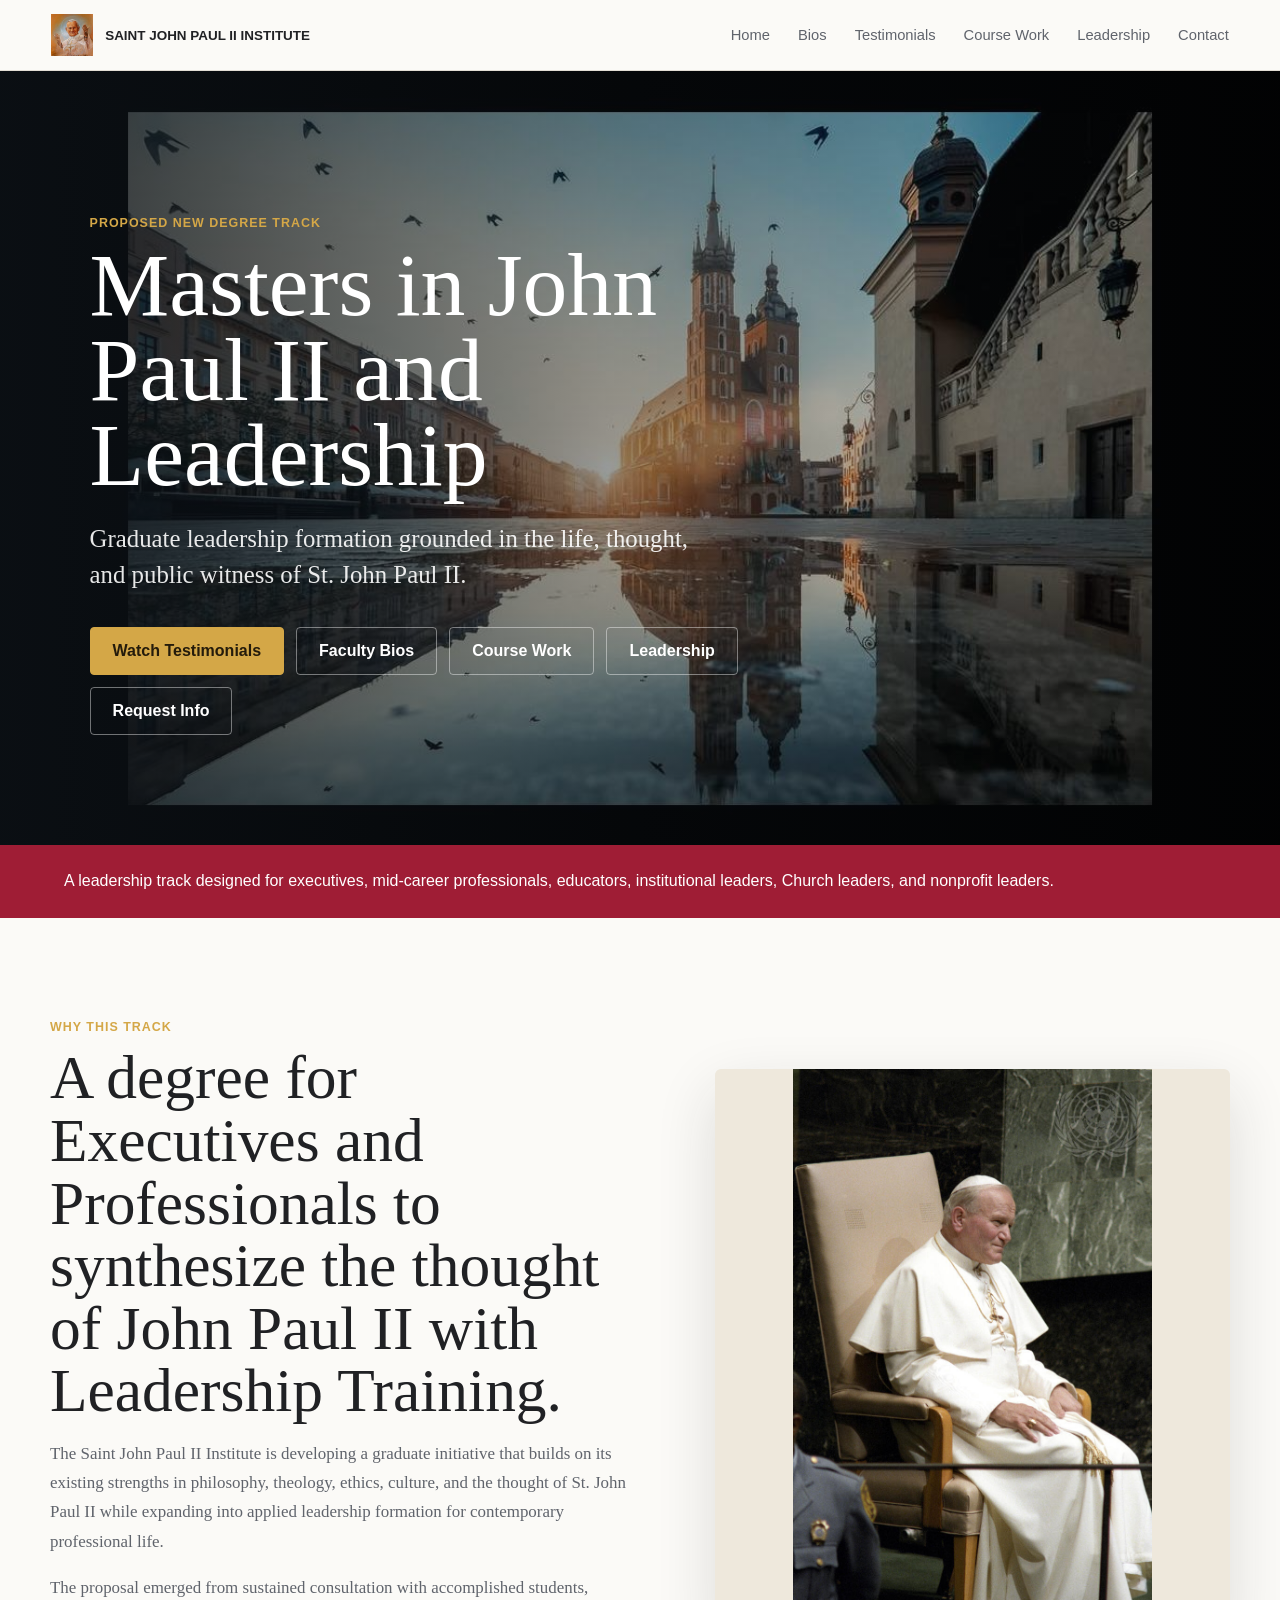
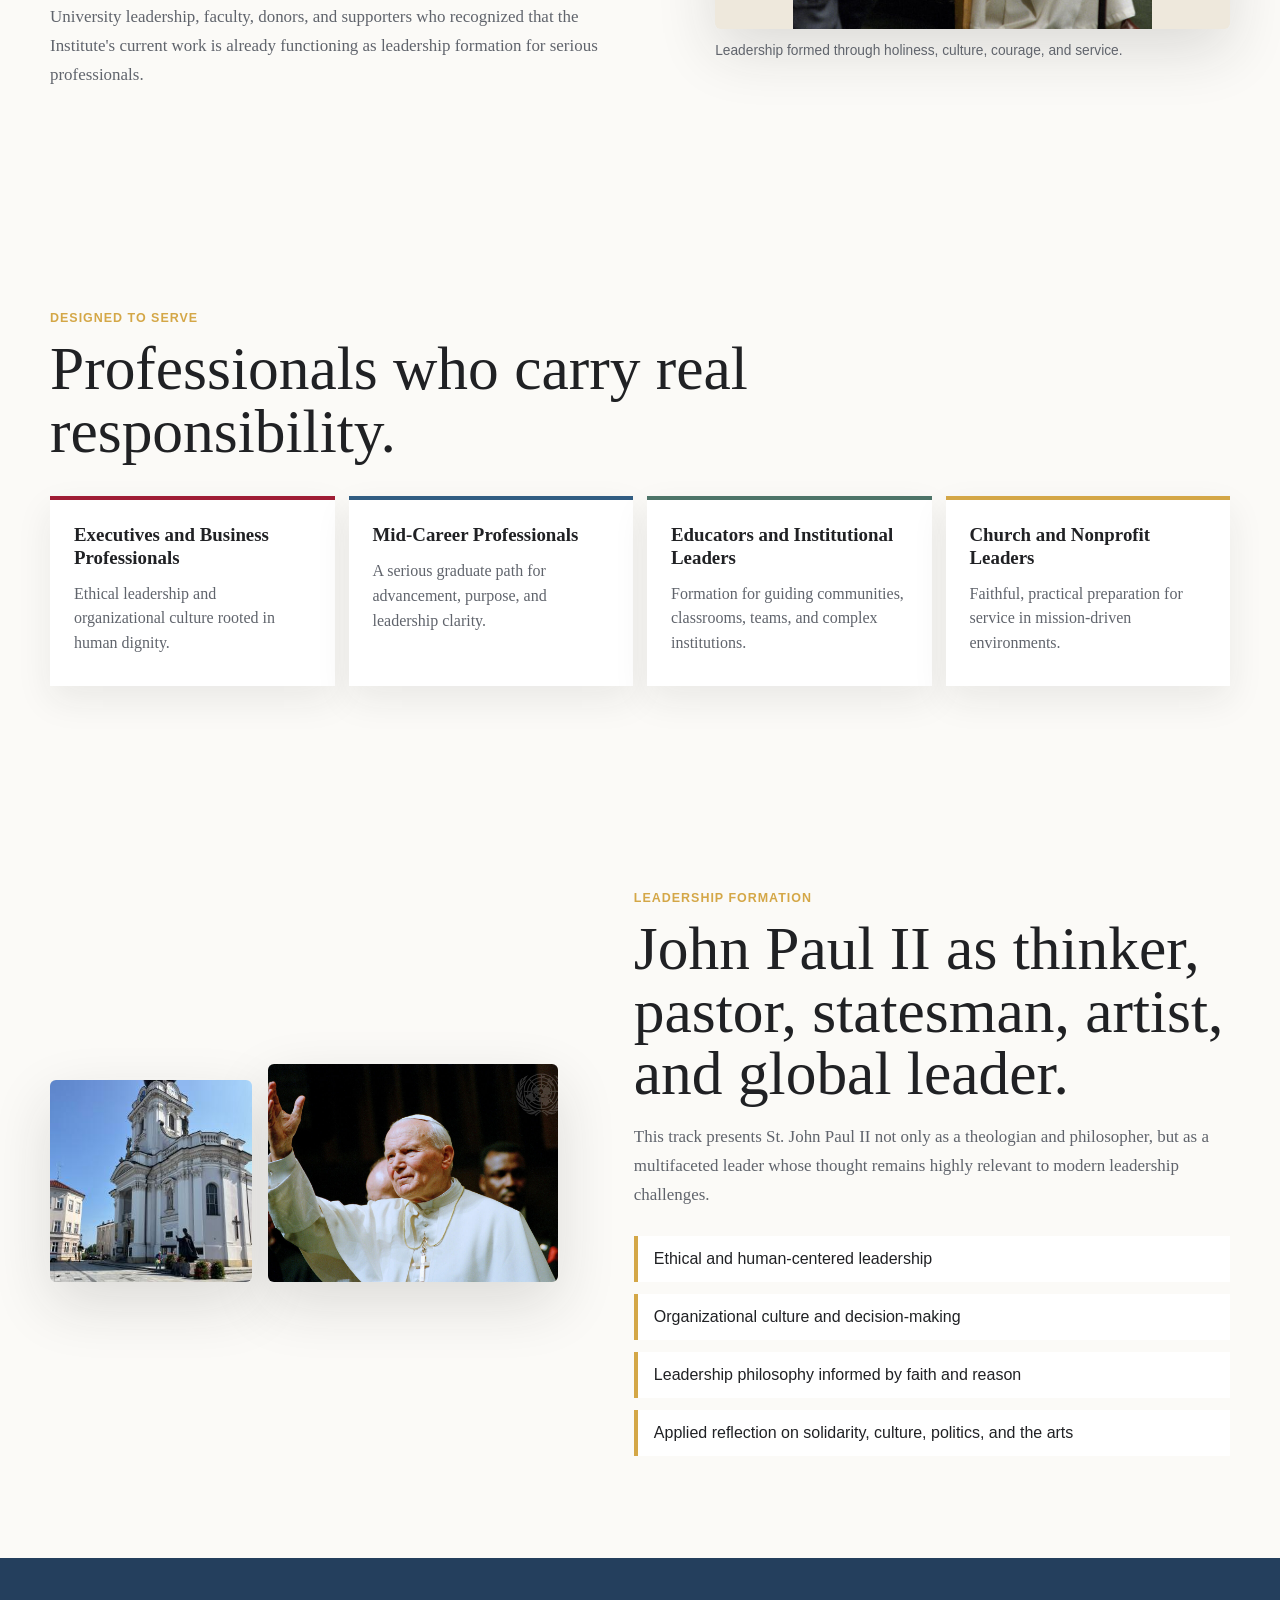
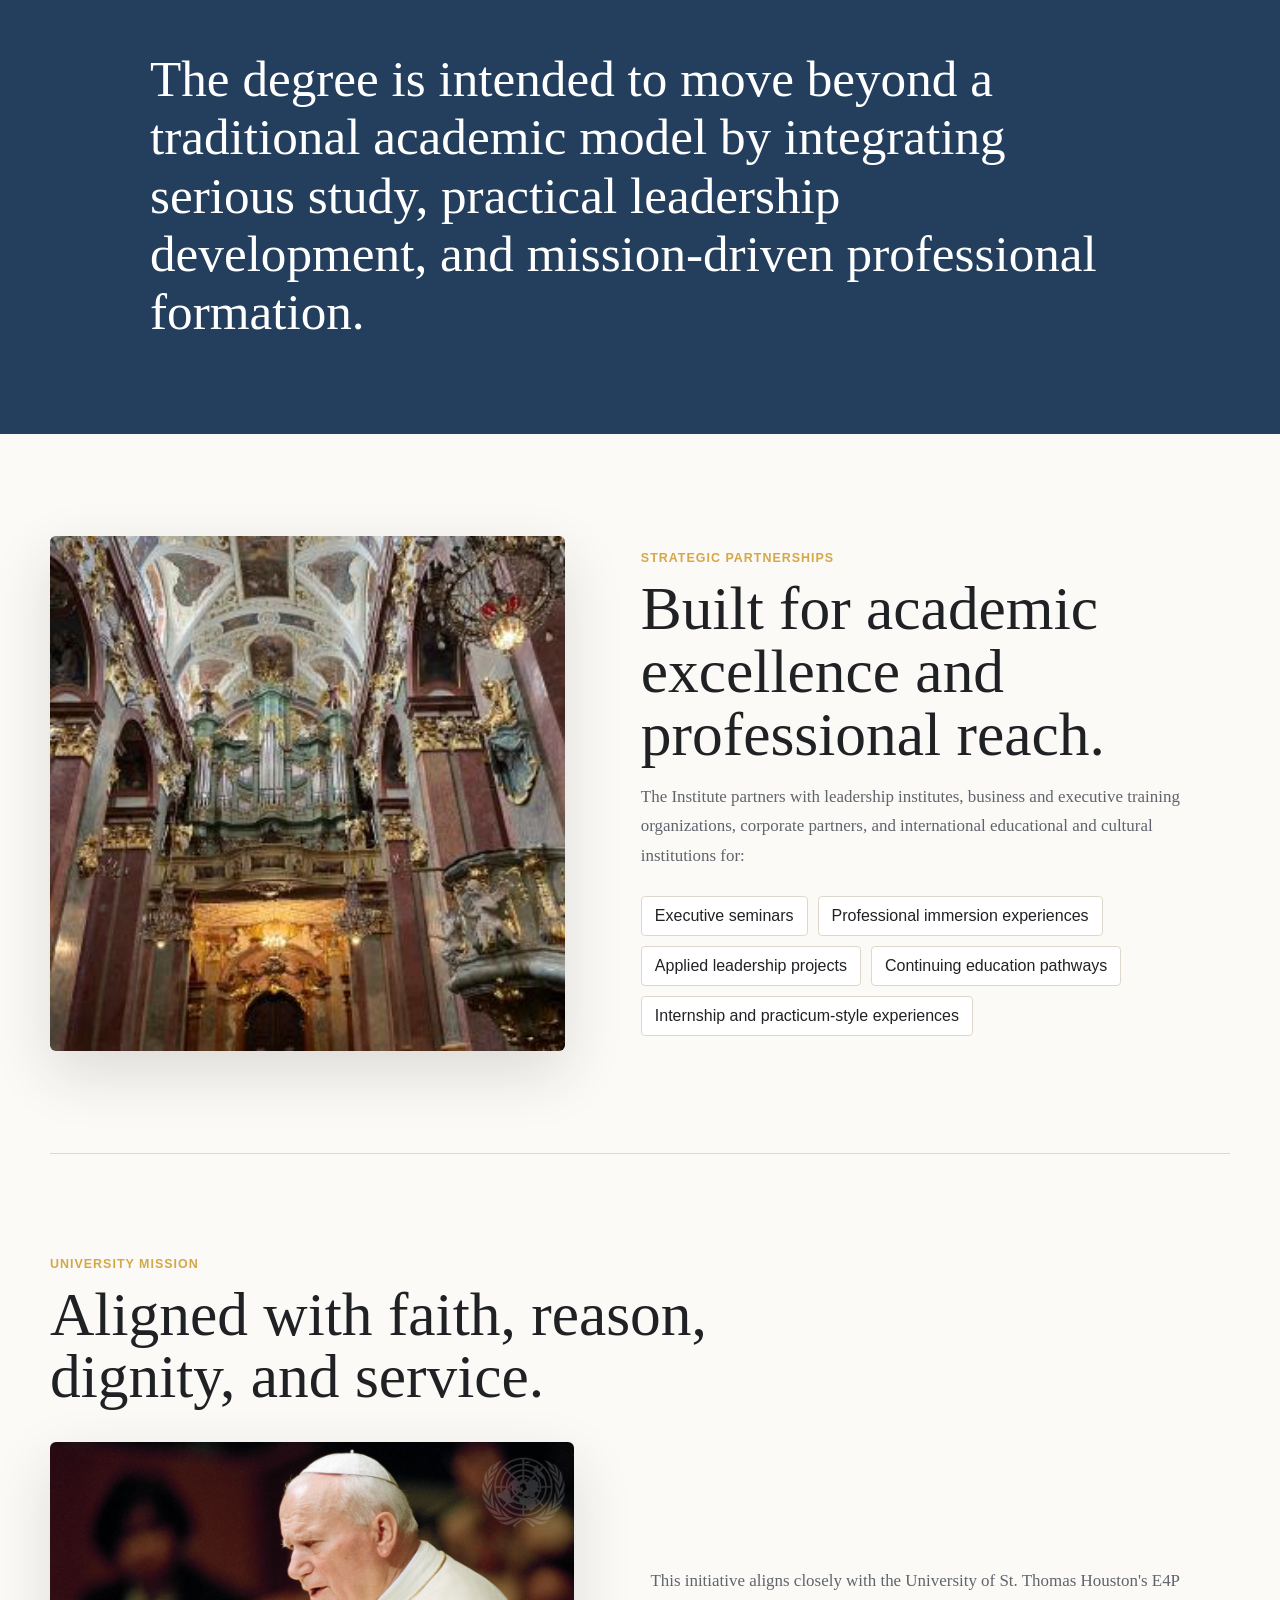
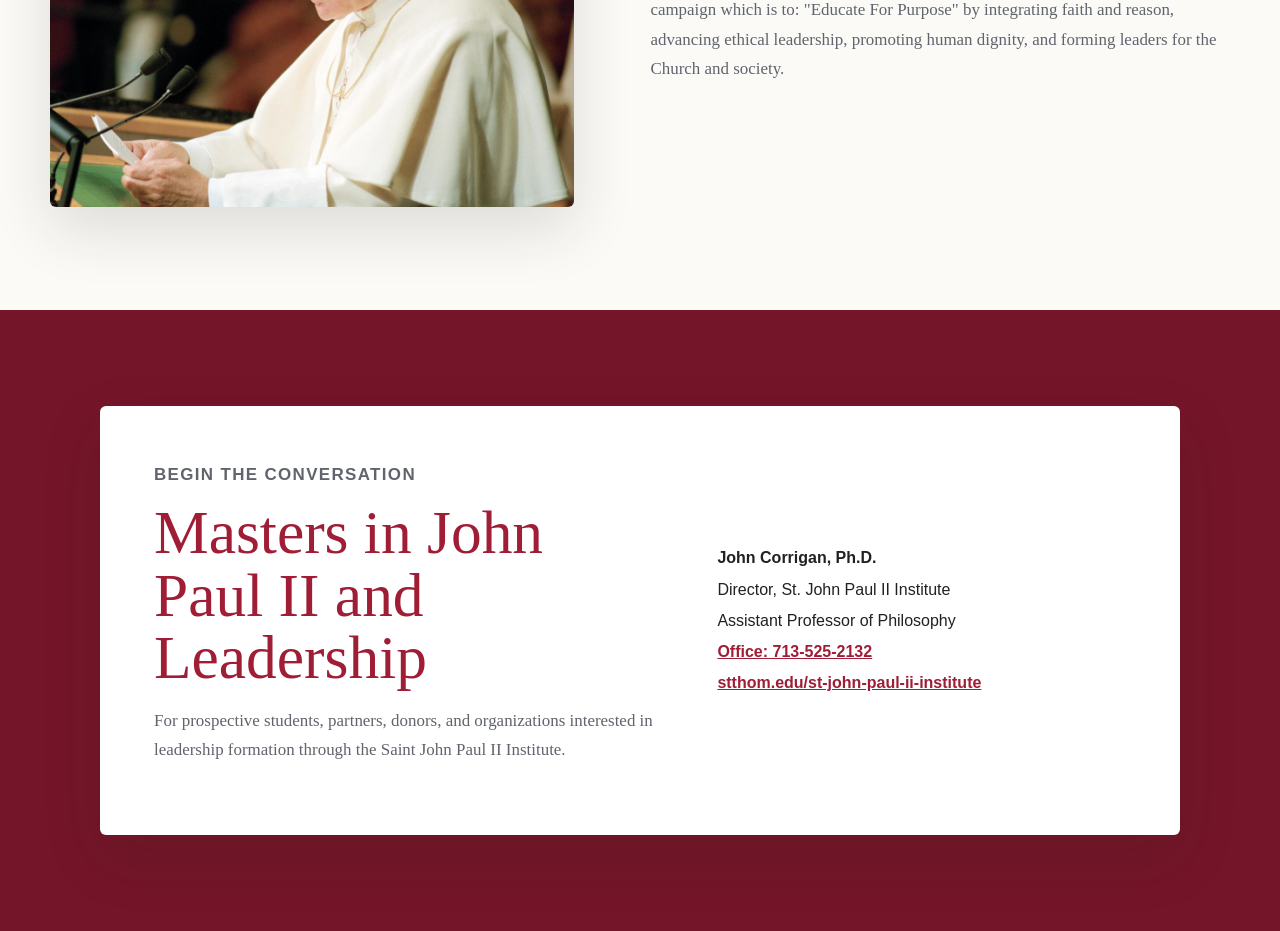
<file: index.html>
<!doctype html>
<html lang="en">
  <head>
    <meta charset="utf-8" />
    <meta name="viewport" content="width=device-width, initial-scale=1" />
    <title>Masters in John Paul II and Leadership</title>
    <meta
      name="description"
      content="A proposed graduate degree track from the Saint John Paul II Institute at the University of St. Thomas Houston, integrating John Paul II studies with ethical leadership formation."
    />
    <link rel="stylesheet" href="styles.css" />
  </head>
  <body>
    <header class="site-header">
      <a class="brand" href="#top" aria-label="Saint John Paul II Institute">
        <img
          src="assets/institute-logo.jpg"
          data-fallback="assets/institute-logo.jpg"
          data-label="Institute Logo"
          alt="University of St. Thomas Saint John Paul II Institute logo"
        />
        <span>Saint John Paul II Institute</span>
      </a>
      <nav aria-label="Primary navigation">
        <a href="index.html">Home</a>
        <a href="bios.html">Bios</a>
        <a href="testimonials.html">Testimonials</a>
        <a href="coursework.html">Course Work</a>
        <a href="leadership.html">Leadership</a>
        <a href="contact.html">Contact</a>
      </nav>
    </header>

    <main id="top">
      <section class="hero">
        <div class="hero-media">
          <img
            src="assets/poland-hero.jpg"
            data-fallback="assets/poland-hero.jpg"
            data-label="Poland"
            alt="Historic church square in Poland at sunrise"
          />
        </div>
        <div class="hero-copy">
          <p class="eyebrow">Proposed New Degree Track</p>
          <h1>Masters in John Paul II and Leadership</h1>
          <p class="lead">
            Graduate leadership formation grounded in the life, thought, and public witness of
            St. John Paul II.
          </p>
          <div class="hero-actions">
            <a class="button primary" href="testimonials.html">Watch Testimonials</a>
            <a class="button secondary" href="bios.html">Faculty Bios</a>
            <a class="button secondary" href="coursework.html">Course Work</a>
            <a class="button secondary" href="leadership.html">Leadership</a>
            <a class="button secondary" href="contact.html">Request Info</a>
          </div>
        </div>
      </section>

      <section class="intro-band" aria-label="Program overview">
        <div>
          <span>
            A leadership track designed for executives, mid-career professionals, educators,
            institutional leaders, Church leaders, and nonprofit leaders.
          </span>
        </div>
      </section>

      

      <section id="vision" class="section split">
        <div class="section-copy">
          <p class="eyebrow">Why This Track</p>
          <h2>A degree for Executives and Professionals to synthesize the thought of John Paul II with Leadership Training.</h2>
          <p>
            The Saint John Paul II Institute is developing a graduate initiative that builds on
            its existing strengths in philosophy, theology, ethics, culture, and the thought of
            St. John Paul II while expanding into applied leadership formation for contemporary
            professional life.
          </p>
          <p>
            The proposal emerged from sustained consultation with accomplished students,
            University leadership, faculty, donors, and supporters who recognized that the
            Institute's current work is already functioning as leadership formation for serious
            professionals.
          </p>
        </div>
        <figure class="portrait-frame">
          <img
            src="assets/sjpii-portrait.jpg"
            data-fallback="assets/sjpii-portrait.jpg"
            data-label="Saint John Paul II"
            alt="Portrait artwork of Saint John Paul II"
          />
          <figcaption>Leadership formed through holiness, culture, courage, and service.</figcaption>
        </figure>
      </section>

      <section class="section audience">
        <div class="section-heading">
          <p class="eyebrow">Designed To Serve</p>
          <h2>Professionals who carry real responsibility.</h2>
        </div>
        <div class="audience-grid">
          <article>
            <h3>Executives and Business Professionals</h3>
            <p>Ethical leadership and organizational culture rooted in human dignity.</p>
          </article>
          <article>
            <h3>Mid-Career Professionals</h3>
            <p>A serious graduate path for advancement, purpose, and leadership clarity.</p>
          </article>
          <article>
            <h3>Educators and Institutional Leaders</h3>
            <p>Formation for guiding communities, classrooms, teams, and complex institutions.</p>
          </article>
          <article>
            <h3>Church and Nonprofit Leaders</h3>
            <p>Faithful, practical preparation for service in mission-driven environments.</p>
          </article>
        </div>
      </section>

      <section id="formation" class="section formation">
        <div class="image-pair" aria-label="Poland and John Paul II imagery">
          <img
            src="assets/childhood-parish-jp2.png"
            data-fallback="assets/childhood-parish-jp2.png"
            data-label="Childhood Parish"
            alt="Childhood parish of John Paul II in Poland"
          />
          <img
            src="assets/jpii-un-3.jpg"
            data-fallback="assets/jpii-un-3.jpg"
            data-label="John Paul II at the United Nations"
            alt="Saint John Paul II greeting leaders at the United Nations"
          />
        </div>
        <div class="section-copy">
          <p class="eyebrow">Leadership Formation</p>
          <h2>John Paul II as thinker, pastor, statesman, artist, and global leader.</h2>
          <p>
            This track presents St. John Paul II not only as a theologian and philosopher, but
            as a multifaceted leader whose thought remains highly relevant to modern leadership
            challenges.
          </p>
          <ul class="check-list">
            <li>Ethical and human-centered leadership</li>
            <li>Organizational culture and decision-making</li>
            <li>Leadership philosophy informed by faith and reason</li>
            <li>Applied reflection on solidarity, culture, politics, and the arts</li>
          </ul>
        </div>
      </section>

      <section class="quote-band">
        <blockquote>
          <p>
            The degree is intended to move beyond a traditional academic model by integrating
            serious study, practical leadership development, and mission-driven professional
            formation.
          </p>
        </blockquote>
      </section>

      <section id="partnerships" class="section split reverse">
        <figure class="landscape-frame">
          <img
            src="assets/magnificent-churches-poland.png"
            data-fallback="assets/magnificent-churches-poland.png"
            data-label="Churches of Poland"
            alt="Ornate church interior in Poland"
          />
        </figure>
        <div class="section-copy">
          <p class="eyebrow">Strategic Partnerships</p>
          <h2>Built for academic excellence and professional reach.</h2>
          <p>
            The Institute partners with leadership institutes, business and executive training organizations, corporate partners, and international educational and cultural institutions for:
          </p>
          <div class="feature-list">
            <span>Executive seminars</span>
            <span>Professional immersion experiences</span>
            <span>Applied leadership projects</span>
            <span>Continuing education pathways</span>
            <span>Internship and practicum-style experiences</span>
          </div>
        </div>
      </section>

      <section class="section mission">
        <div class="section-heading">
          <p class="eyebrow">University Mission</p>
          <h2>Aligned with faith, reason, dignity, and service.</h2>
        </div>
        <div class="mission-layout">
          <img
            src="assets/jpii-un-4.jpg"
            data-fallback="assets/jpii-un-4.jpg"
            data-label="John Paul II Address"
            alt="Saint John Paul II addressing the United Nations"
          />
          <div class="mission-points">
            <p>
              This initiative aligns closely with the University of St. Thomas Houston's E4P campaign which is to: "Educate For Purpose" by integrating faith and reason, advancing ethical leadership, promoting human dignity, and forming leaders for the Church and society.
            </p>
          </div>
        </div>
      </section>

      <section id="apply" class="contact-section">
        <div class="contact-card">
          <div>
            <p class="eyebrow">Begin the Conversation</p>
            <h2>Masters in John Paul II and Leadership</h2>
            <p>
              For prospective students, partners, donors, and organizations interested in
              leadership formation through the Saint John Paul II Institute.
            </p>
          </div>
          <address>
            <strong>John Corrigan, Ph.D.</strong>
            <span>Director, St. John Paul II Institute</span>
            <span>Assistant Professor of Philosophy</span>
            <a href="tel:17135252132">Office: 713-525-2132</a>
            <a href="https://stthom.edu/st-john-paul-ii-institute/">stthom.edu/st-john-paul-ii-institute</a>
          </address>
        </div>
      </section>
    </main>
    <script src="scripts.js" defer></script>
    <script>
      const placeholder = (label) => {
        const svg = `<svg xmlns="http://www.w3.org/2000/svg" viewBox="0 0 1200 760" role="img" aria-label="${label}">
          <rect width="1200" height="760" fill="#eee8dc"/>
          <rect x="52" y="52" width="1096" height="656" fill="none" stroke="#b9ad98" stroke-width="3"/>
          <path d="M70 610 348 344l188 164 132-126 462 228v98H70z" fill="#d8caa9"/>
          <circle cx="902" cy="214" r="88" fill="#d4a747"/>
          <text x="600" y="384" text-anchor="middle" font-family="Georgia, serif" font-size="56" fill="#751529">${label}</text>
        </svg>`;
        return `data:image/svg+xml;charset=UTF-8,${encodeURIComponent(svg)}`;
      };

      document.querySelectorAll("img[data-fallback]").forEach((img) => {
        img.addEventListener("error", () => {
          if (!img.dataset.triedFallback) {
            img.dataset.triedFallback = "true";
            img.src = img.dataset.fallback;
            return;
          }
          img.src = placeholder(img.dataset.label || "Image");
        });
      });
    </script>
  </body>
</html>
</file>
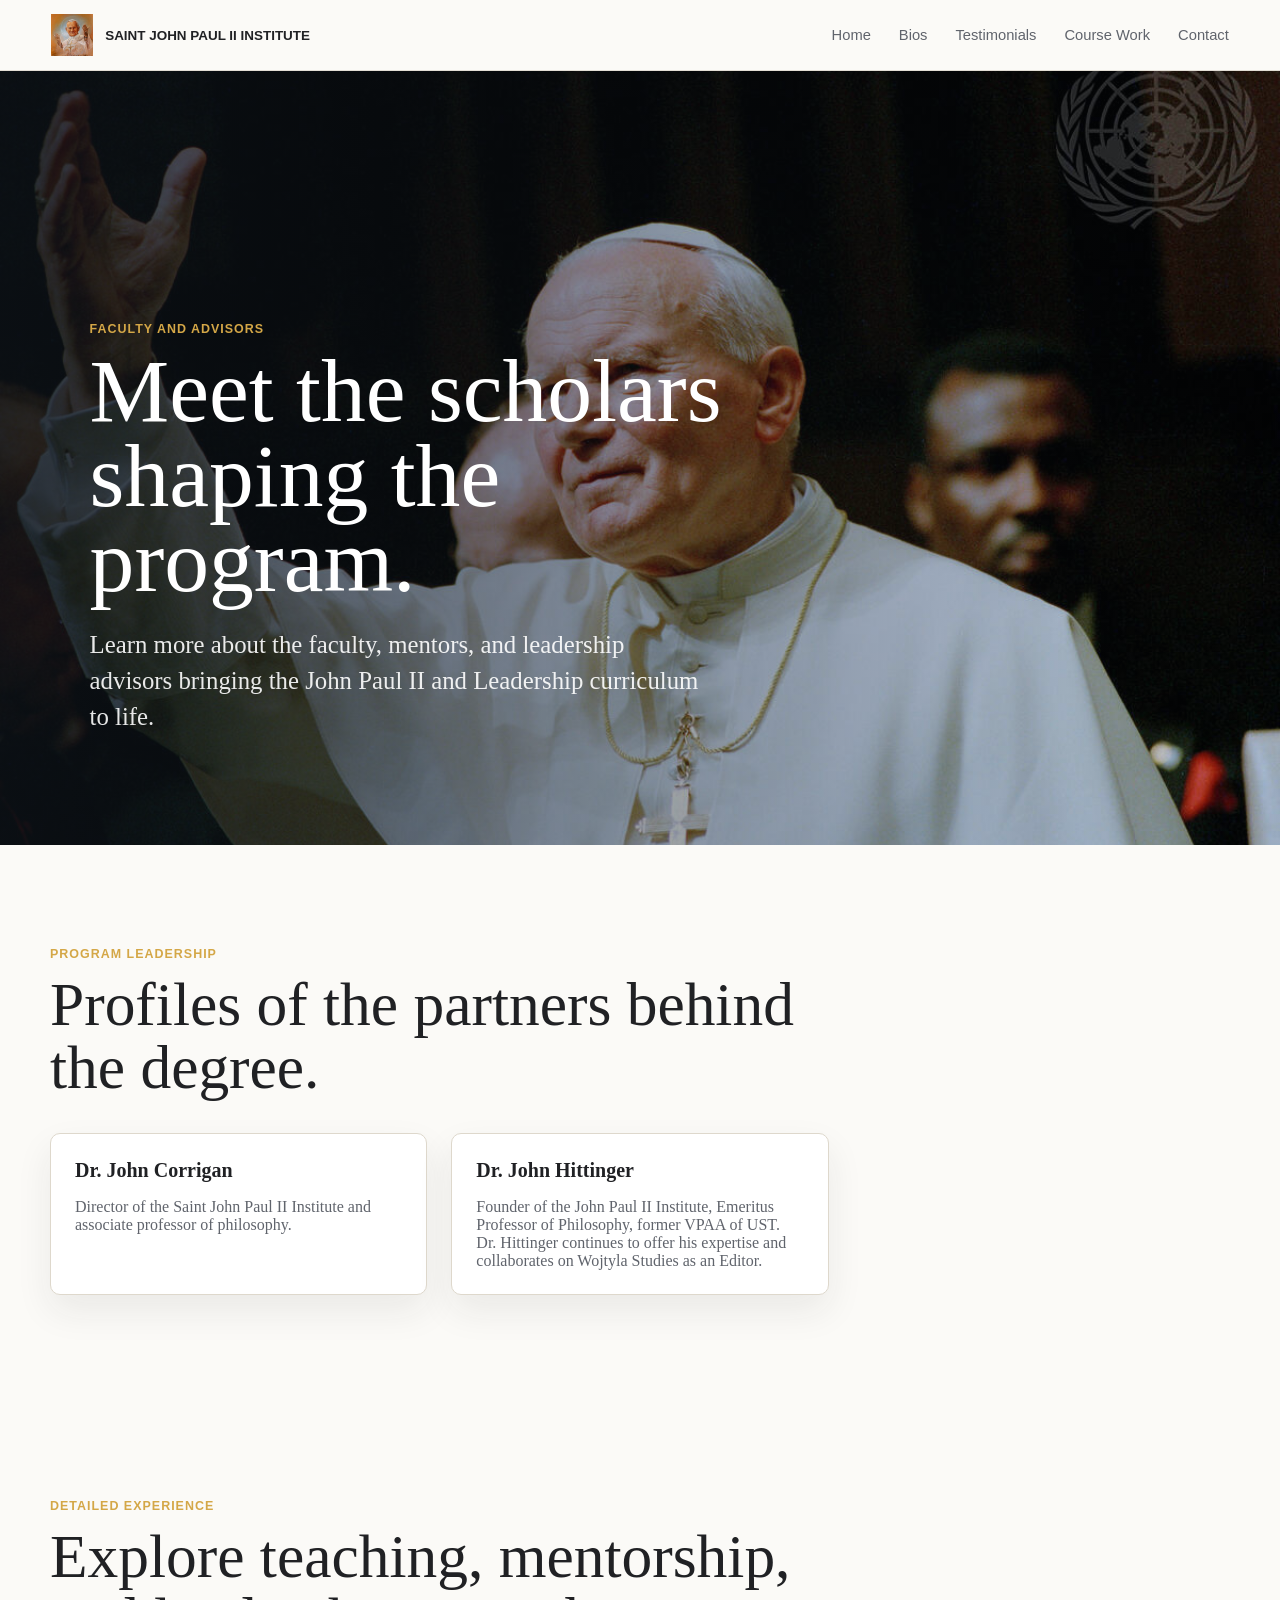
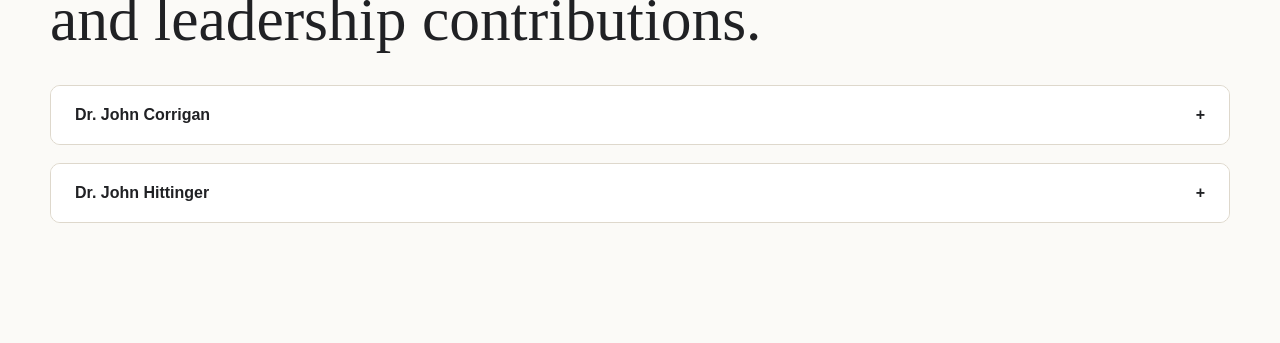
<file: bios.html>
<!doctype html>
<html lang="en">
  <head>
    <meta charset="utf-8" />
    <meta name="viewport" content="width=device-width, initial-scale=1" />
    <title>Faculty Bios | Masters in John Paul II and Leadership</title>
    <meta
      name="description"
      content="Faculty bios and academic leadership profiles for the John Paul II and Leadership track."
    />
    <link rel="stylesheet" href="styles.css" />
  </head>
  <body>
    <header class="site-header">
      <a class="brand" href="index.html" aria-label="Saint John Paul II Institute">
        <img
          src="assets/institute-logo.jpg"
          alt="University of St. Thomas Saint John Paul II Institute logo"
        />
        <span>Saint John Paul II Institute</span>
      </a>
      <nav aria-label="Primary navigation">
        <a href="index.html">Home</a>
        <a href="bios.html">Bios</a>
        <a href="testimonials.html">Testimonials</a>
        <a href="coursework.html">Course Work</a>
        <a href="contact.html">Contact</a>
      </nav>
    </header>

    <main>
      <section class="hero">
        <div class="hero-media">
          <img
            src="assets/jpii-un-3.jpg"
            data-fallback="assets/jpii-un-3.jpg"
            data-label="John Paul II at the United Nations"
            alt="Saint John Paul II greeting leaders at the United Nations"
          />
        </div>
        <div class="hero-copy">
          <p class="eyebrow">Faculty and Advisors</p>
          <h1>Meet the scholars shaping the program.</h1>
          <p class="lead">
            Learn more about the faculty, mentors, and leadership advisors bringing the John Paul II and Leadership curriculum to life.
          </p>
        </div>
      </section>

      <section class="section">
        <div class="section-heading">
          <p class="eyebrow">Program Leadership</p>
          <h2>Profiles of the partners behind the degree.</h2>
        </div>
        <div class="section-grid">
          <article class="card">
            <h3>Dr. John Corrigan</h3>
            <p>Director of the Saint John Paul II Institute and associate professor of philosophy.</p>
          </article>
          <article class="card">
            <h3>Dr. John Hittinger</h3>
            <p>Founder of the John Paul II Institute, Emeritus Professor of Philosophy, former VPAA of UST. Dr. Hittinger continues to offer his expertise and collaborates on Wojtyla Studies as an Editor.</p>
          </article>
        </div>
      </section>

      <section class="section">
        <div class="section-heading">
          <p class="eyebrow">Detailed Experience</p>
          <h2>Explore teaching, mentorship, and leadership contributions.</h2>
        </div>

        <article class="accordion">
          <button class="accordion-toggle" type="button">Dr. John Corrigan</button>
          <div class="accordion-panel">
            <p>
              Dr. Corrigan brings a blend of philosophical training, executive experience. He oversees curriculum development for the leadership track and works closely with faculty and students on final projects and mission-driven strategies.
            </p>
          </div>
        </article>

        <article class="accordion">
          <button class="accordion-toggle" type="button">Dr. John Hittinger</button>
          <div class="accordion-panel">
            <p>
              Founder of the John Paul II Institute, Emeritus Professor of Philosophy, and former VPAA of UST. Dr. Hittinger continues to offer his expertise and collaborates on the journal Wojtyla Studies as an Editor. He brings invaluable teaching experience and institutional knowledge to the program.
            </p>
          </div>
        </article>
      </section>
    </main>

    <script src="scripts.js" defer></script>
  </body>
</html>
</file>
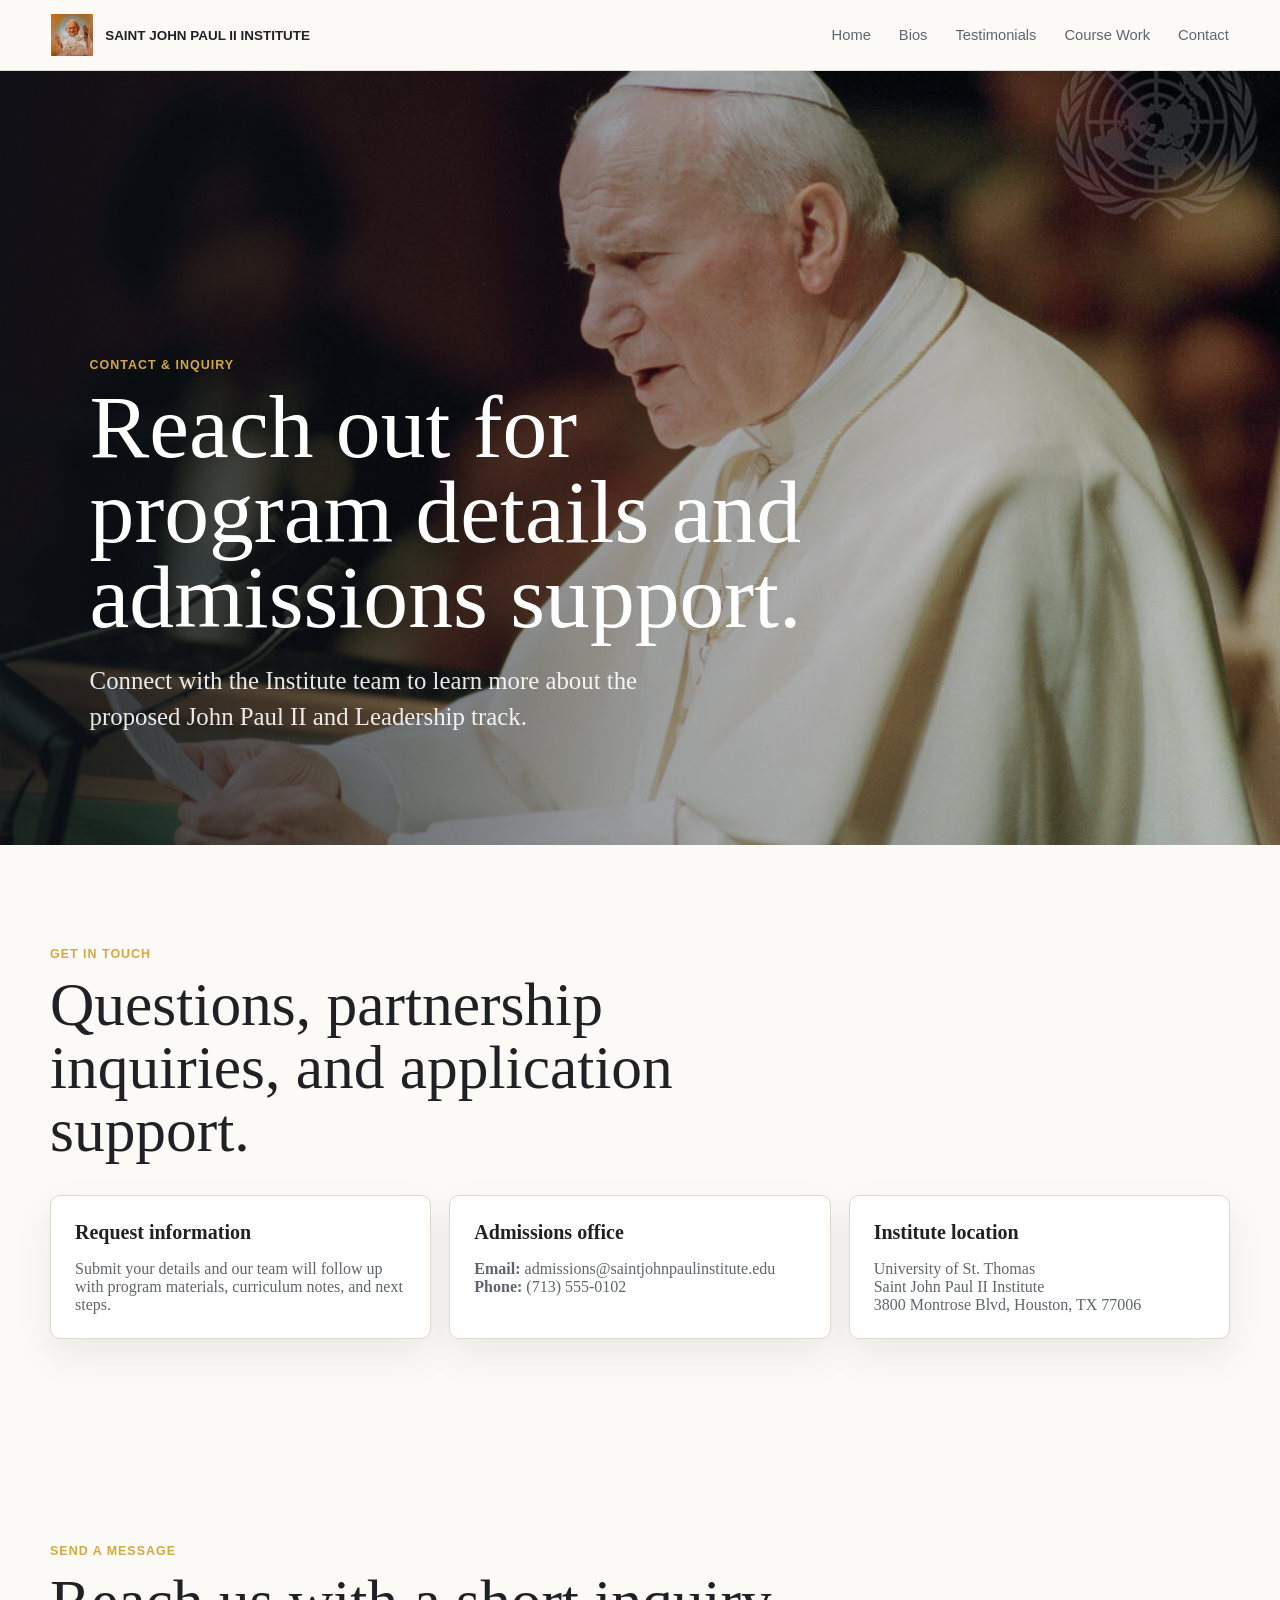
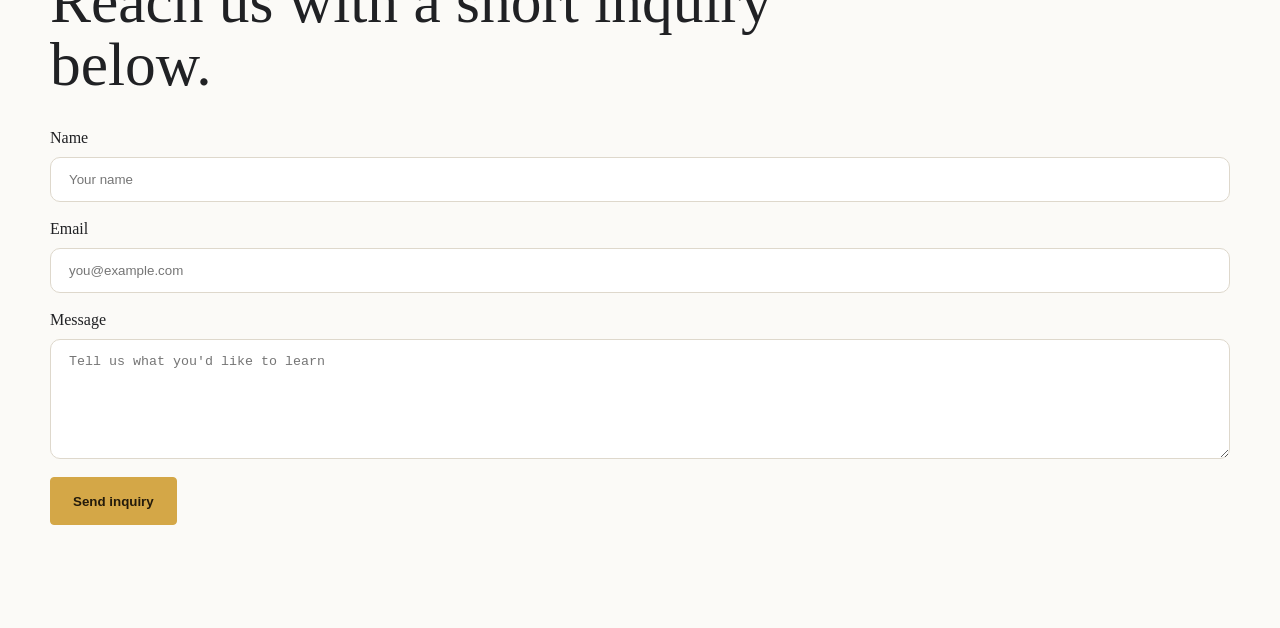
<file: contact.html>
<!doctype html>
<html lang="en">
  <head>
    <meta charset="utf-8" />
    <meta name="viewport" content="width=device-width, initial-scale=1" />
    <title>Contact | Masters in John Paul II and Leadership</title>
    <meta
      name="description"
      content="Contact information and inquiry form for the John Paul II and Leadership program proposal."
    />
    <link rel="stylesheet" href="styles.css" />
  </head>
  <body>
    <header class="site-header">
      <a class="brand" href="index.html" aria-label="Saint John Paul II Institute">
        <img
          src="assets/institute-logo.jpg"
          alt="University of St. Thomas Saint John Paul II Institute logo"
        />
        <span>Saint John Paul II Institute</span>
      </a>
      <nav aria-label="Primary navigation">
        <a href="index.html">Home</a>
        <a href="bios.html">Bios</a>
        <a href="testimonials.html">Testimonials</a>
        <a href="coursework.html">Course Work</a>
        <a href="contact.html">Contact</a>
      </nav>
    </header>

    <main>
      <section class="hero">
        <div class="hero-media">
          <img
            src="assets/jpii-un-4.jpg"
            data-fallback="assets/jpii-un-4.jpg"
            data-label="Campus conversation"
            alt="Group discussion on campus with leadership focus"
          />
        </div>
        <div class="hero-copy">
          <p class="eyebrow">Contact & Inquiry</p>
          <h1>Reach out for program details and admissions support.</h1>
          <p class="lead">
            Connect with the Institute team to learn more about the proposed John Paul II and Leadership track.
          </p>
        </div>
      </section>

      <section class="section">
        <div class="section-heading">
          <p class="eyebrow">Get in Touch</p>
          <h2>Questions, partnership inquiries, and application support.</h2>
        </div>
        <div class="section-grid contact-grid">
          <article class="card">
            <h3>Request information</h3>
            <p>
              Submit your details and our team will follow up with program materials, curriculum notes, and next steps.
            </p>
          </article>
          <article class="card">
            <h3>Admissions office</h3>
            <p>
              <strong>Email:</strong> admissions@saintjohnpaulinstitute.edu<br />
              <strong>Phone:</strong> (713) 555-0102
            </p>
          </article>
          <article class="card">
            <h3>Institute location</h3>
            <p>
              University of St. Thomas<br />
              Saint John Paul II Institute<br />
              3800 Montrose Blvd, Houston, TX 77006
            </p>
          </article>
        </div>
      </section>

      <section class="section">
        <div class="section-heading">
          <p class="eyebrow">Send a message</p>
          <h2>Reach us with a short inquiry below.</h2>
        </div>
        <form class="contact-form">
          <label>
            Name
            <input type="text" placeholder="Your name" />
          </label>
          <label>
            Email
            <input type="email" placeholder="you@example.com" />
          </label>
          <label>
            Message
            <textarea rows="6" placeholder="Tell us what you'd like to learn"></textarea>
          </label>
          <button class="button primary" type="submit">Send inquiry</button>
        </form>
      </section>
    </main>

    <script src="scripts.js" defer></script>
  </body>
</html>
</file>
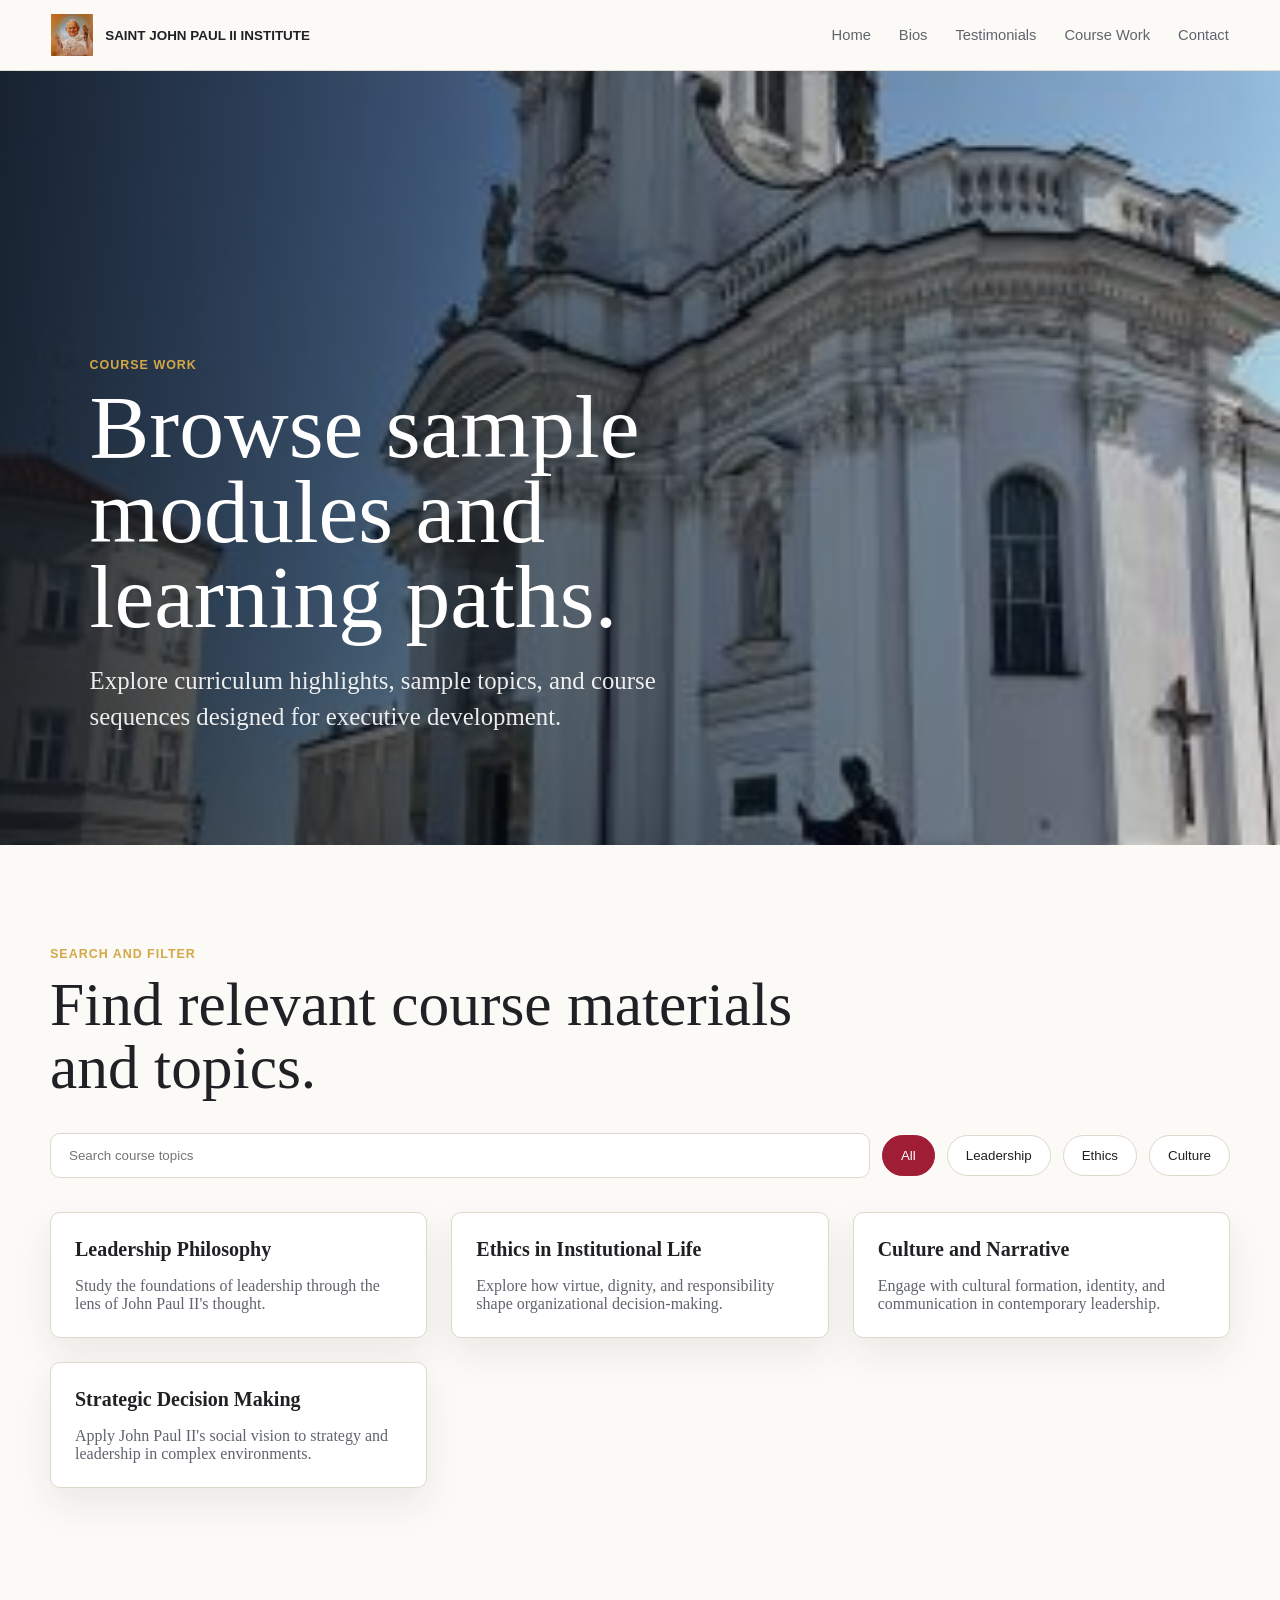
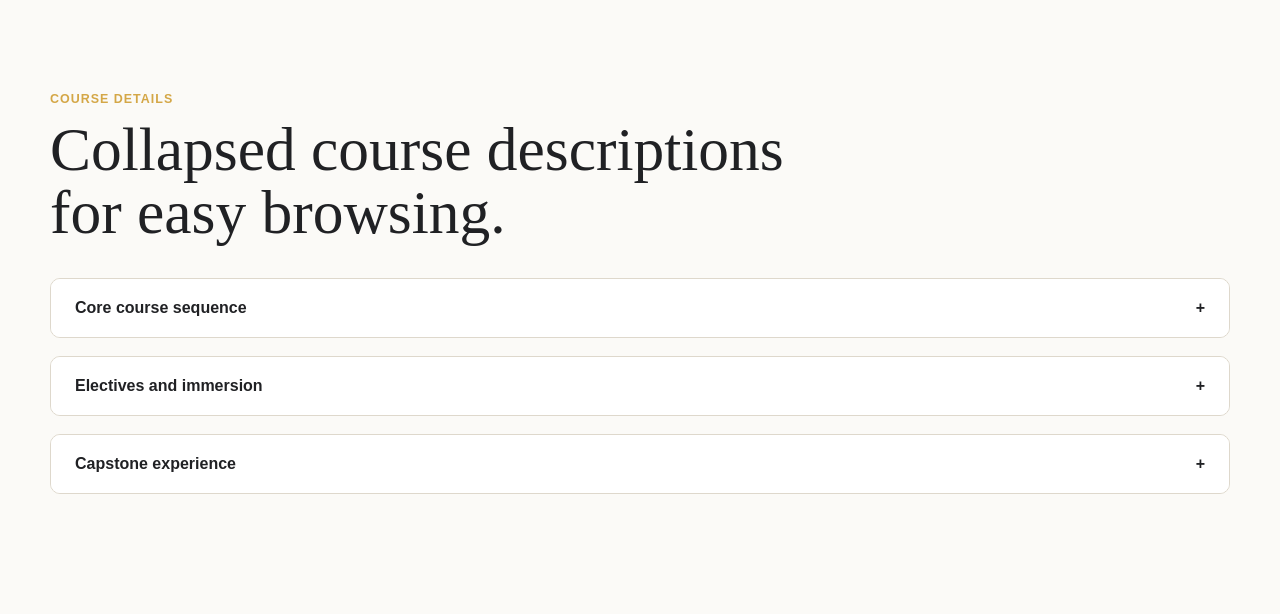
<file: coursework.html>
<!doctype html>
<html lang="en">
  <head>
    <meta charset="utf-8" />
    <meta name="viewport" content="width=device-width, initial-scale=1" />
    <title>Course Work | Masters in John Paul II and Leadership</title>
    <meta
      name="description"
      content="Course work samples, filters, and curriculum details for the John Paul II and Leadership track."
    />
    <link rel="stylesheet" href="styles.css" />
  </head>
  <body>
    <header class="site-header">
      <a class="brand" href="index.html" aria-label="Saint John Paul II Institute">
        <img
          src="assets/institute-logo.jpg"
          alt="University of St. Thomas Saint John Paul II Institute logo"
        />
        <span>Saint John Paul II Institute</span>
      </a>
      <nav aria-label="Primary navigation">
        <a href="index.html">Home</a>
        <a href="bios.html">Bios</a>
        <a href="testimonials.html">Testimonials</a>
        <a href="coursework.html">Course Work</a>
        <a href="contact.html">Contact</a>
      </nav>
    </header>

    <main>
      <section class="hero">
        <div class="hero-media">
          <img
            src="assets/childhood-parish-jp2.png"
            data-fallback="assets/childhood-parish-jp2.png"
            data-label="Childhood parish"
            alt="Childhood parish of John Paul II in Poland"
          />
        </div>
        <div class="hero-copy">
          <p class="eyebrow">Course Work</p>
          <h1>Browse sample modules and learning paths.</h1>
          <p class="lead">
            Explore curriculum highlights, sample topics, and course sequences designed for executive development.
          </p>
        </div>
      </section>

      <section class="section">
        <div class="section-heading">
          <p class="eyebrow">Search and Filter</p>
          <h2>Find relevant course materials and topics.</h2>
        </div>
        <div class="filter-toolbar">
          <input id="course-filter" type="search" placeholder="Search course topics" />
          <button class="category-btn active" type="button" data-filter="all">All</button>
          <button class="category-btn" type="button" data-filter="leadership">Leadership</button>
          <button class="category-btn" type="button" data-filter="ethics">Ethics</button>
          <button class="category-btn" type="button" data-filter="culture">Culture</button>
        </div>

        <div class="section-grid course-grid">
          <article class="card course-card" data-category="leadership">
            <h3>Leadership Philosophy</h3>
            <p>Study the foundations of leadership through the lens of John Paul II's thought.</p>
          </article>
          <article class="card course-card" data-category="ethics">
            <h3>Ethics in Institutional Life</h3>
            <p>Explore how virtue, dignity, and responsibility shape organizational decision-making.</p>
          </article>
          <article class="card course-card" data-category="culture">
            <h3>Culture and Narrative</h3>
            <p>Engage with cultural formation, identity, and communication in contemporary leadership.</p>
          </article>
          <article class="card course-card" data-category="leadership">
            <h3>Strategic Decision Making</h3>
            <p>Apply John Paul II's social vision to strategy and leadership in complex environments.</p>
          </article>
        </div>
      </section>

      <section class="section">
        <div class="section-heading">
          <p class="eyebrow">Course Details</p>
          <h2>Collapsed course descriptions for easy browsing.</h2>
        </div>

        <article class="accordion">
          <button class="accordion-toggle" type="button">Core course sequence</button>
          <div class="accordion-panel">
            <p>
              A structured path of four core courses covering leadership theory, ethical practice, cultural formation, and mission-driven strategy.
            </p>
          </div>
        </article>

        <article class="accordion">
          <button class="accordion-toggle" type="button">Electives and immersion</button>
          <div class="accordion-panel">
            <p>
              Elective modules include executive seminars, ethics labs, cultural immersion experiences, and project-based leadership practice.
            </p>
          </div>
        </article>

        <article class="accordion">
          <button class="accordion-toggle" type="button">Capstone experience</button>
          <div class="accordion-panel">
            <p>
              The capstone integrates course work with a professional leadership project, case portfolio, or applied narrative study.
            </p>
          </div>
        </article>
      </section>
    </main>

    <script src="scripts.js" defer></script>
  </body>
</html>
</file>
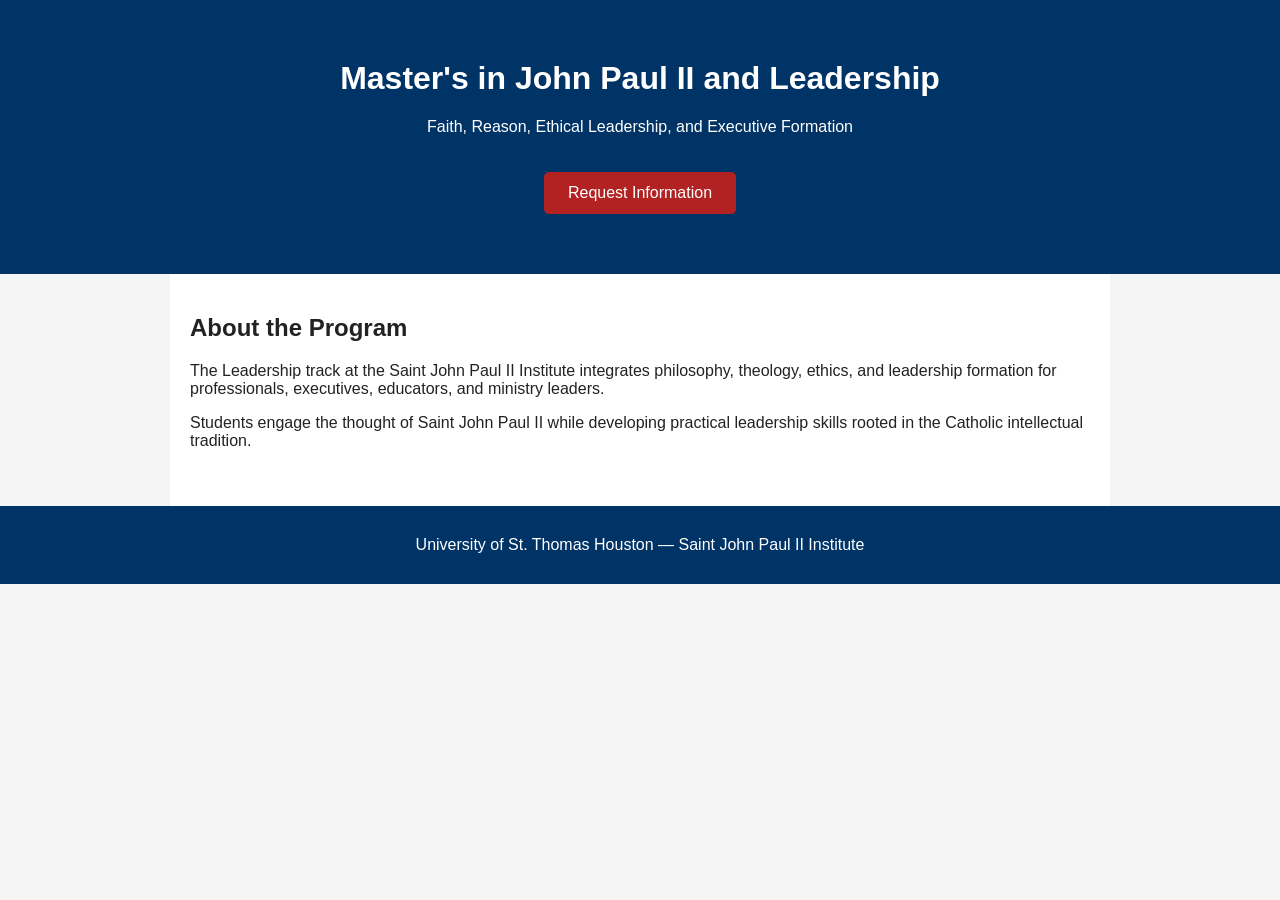
<file: index.backup.html>
<!DOCTYPE html>
<html lang="en">
<head>
    <meta charset="UTF-8">
    <meta name="viewport" content="width=device-width, initial-scale=1.0">
    <title>Leadership MA Landing Page</title>

    <style>
        body {
            font-family: Arial, sans-serif;
            margin: 0;
            padding: 0;
            background-color: #f5f5f5;
            color: #222;
        }

        header {
            background-color: #003366;
            color: white;
            padding: 60px 20px;
            text-align: center;
        }

        section {
            max-width: 900px;
            margin: auto;
            padding: 40px 20px;
            background-color: white;
        }

        h1, h2 {
            margin-top: 0;
        }

        .button {
            display: inline-block;
            background-color: #b22222;
            color: white;
            padding: 12px 24px;
            text-decoration: none;
            border-radius: 5px;
            margin-top: 20px;
        }

        footer {
            text-align: center;
            padding: 30px;
            background-color: #003366;
            color: white;
        }
    </style>
</head>

<body>

<header>
    <h1>Master's in John Paul II and Leadership</h1>
    <p>Faith, Reason, Ethical Leadership, and Executive Formation</p>

    <a class="button" href="#">
        Request Information
    </a>
</header>

<section>
    <h2>About the Program</h2>

    <p>
        The Leadership track at the Saint John Paul II Institute
        integrates philosophy, theology, ethics, and leadership
        formation for professionals, executives, educators, and
        ministry leaders.
    </p>

    <p>
        Students engage the thought of Saint John Paul II while
        developing practical leadership skills rooted in the
        Catholic intellectual tradition.
    </p>
</section>

<footer>
    University of St. Thomas Houston — Saint John Paul II Institute
</footer>

</body>
</html>
</file>
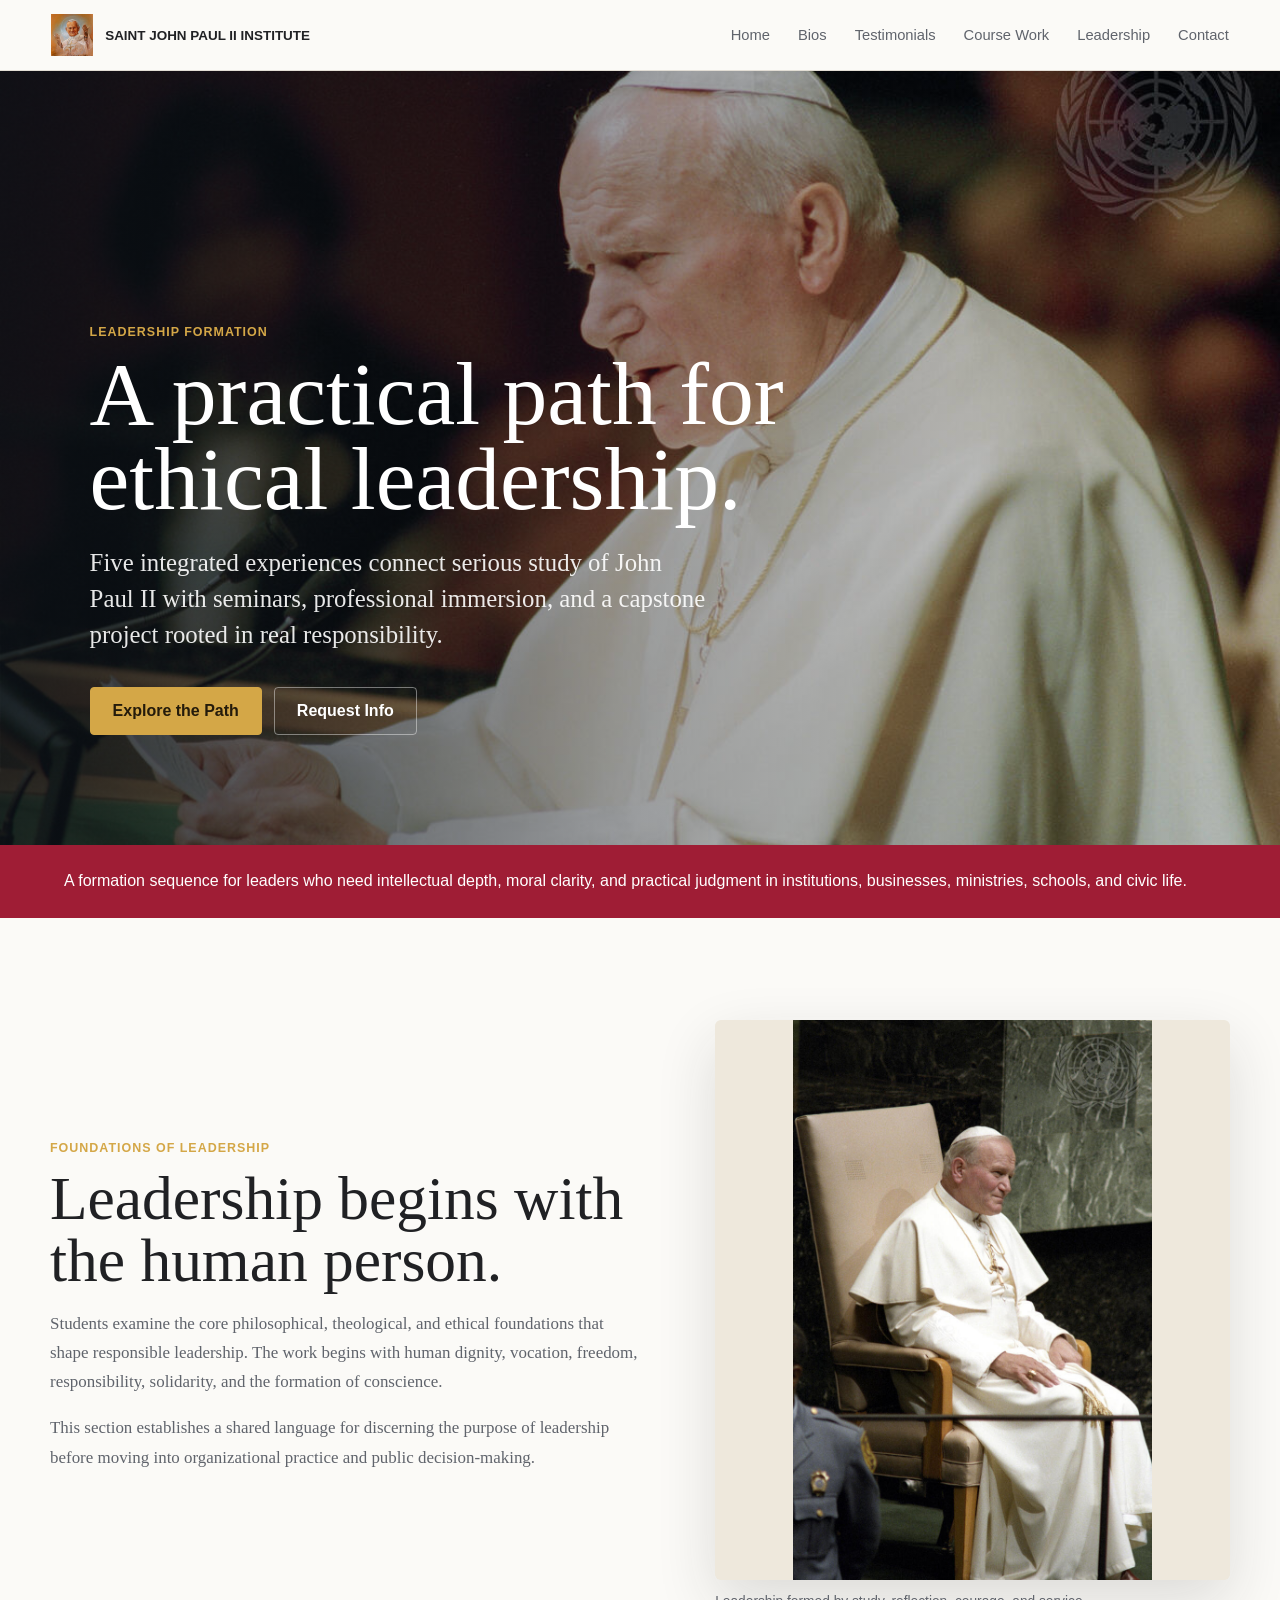
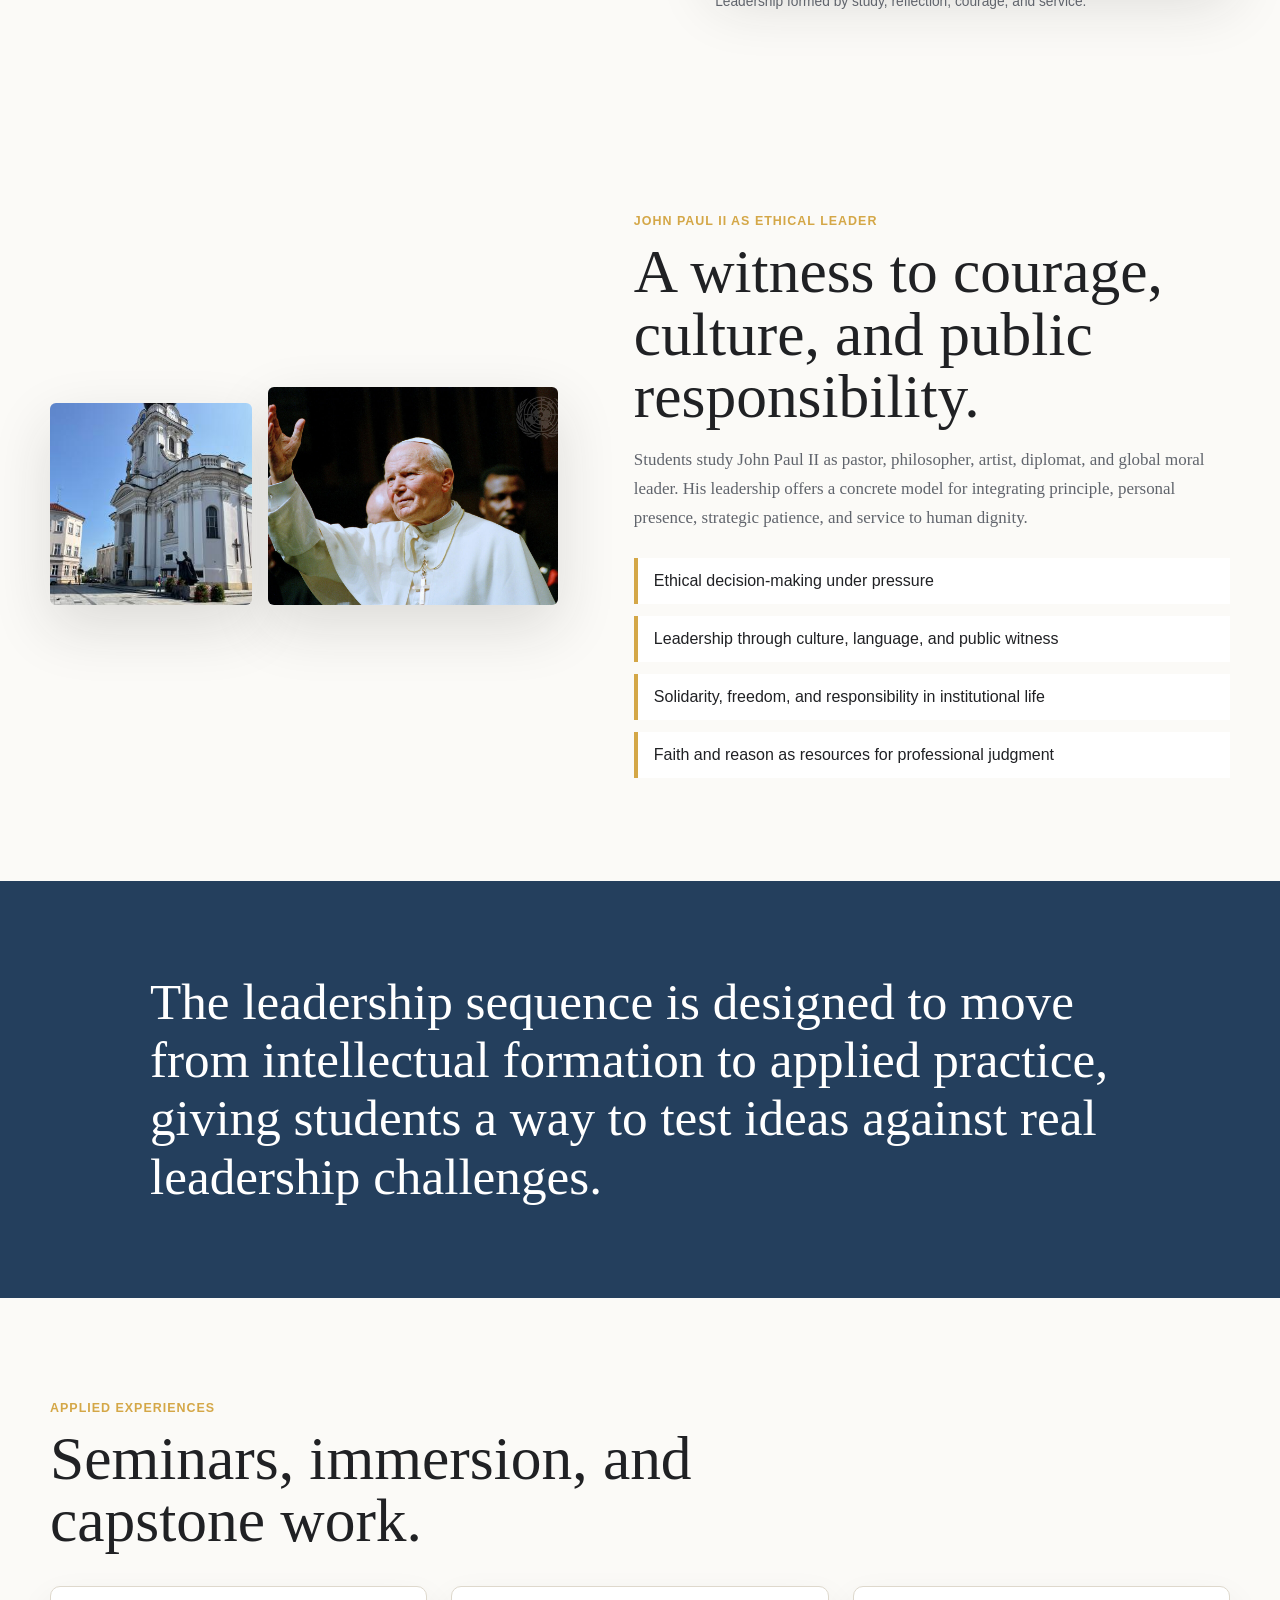
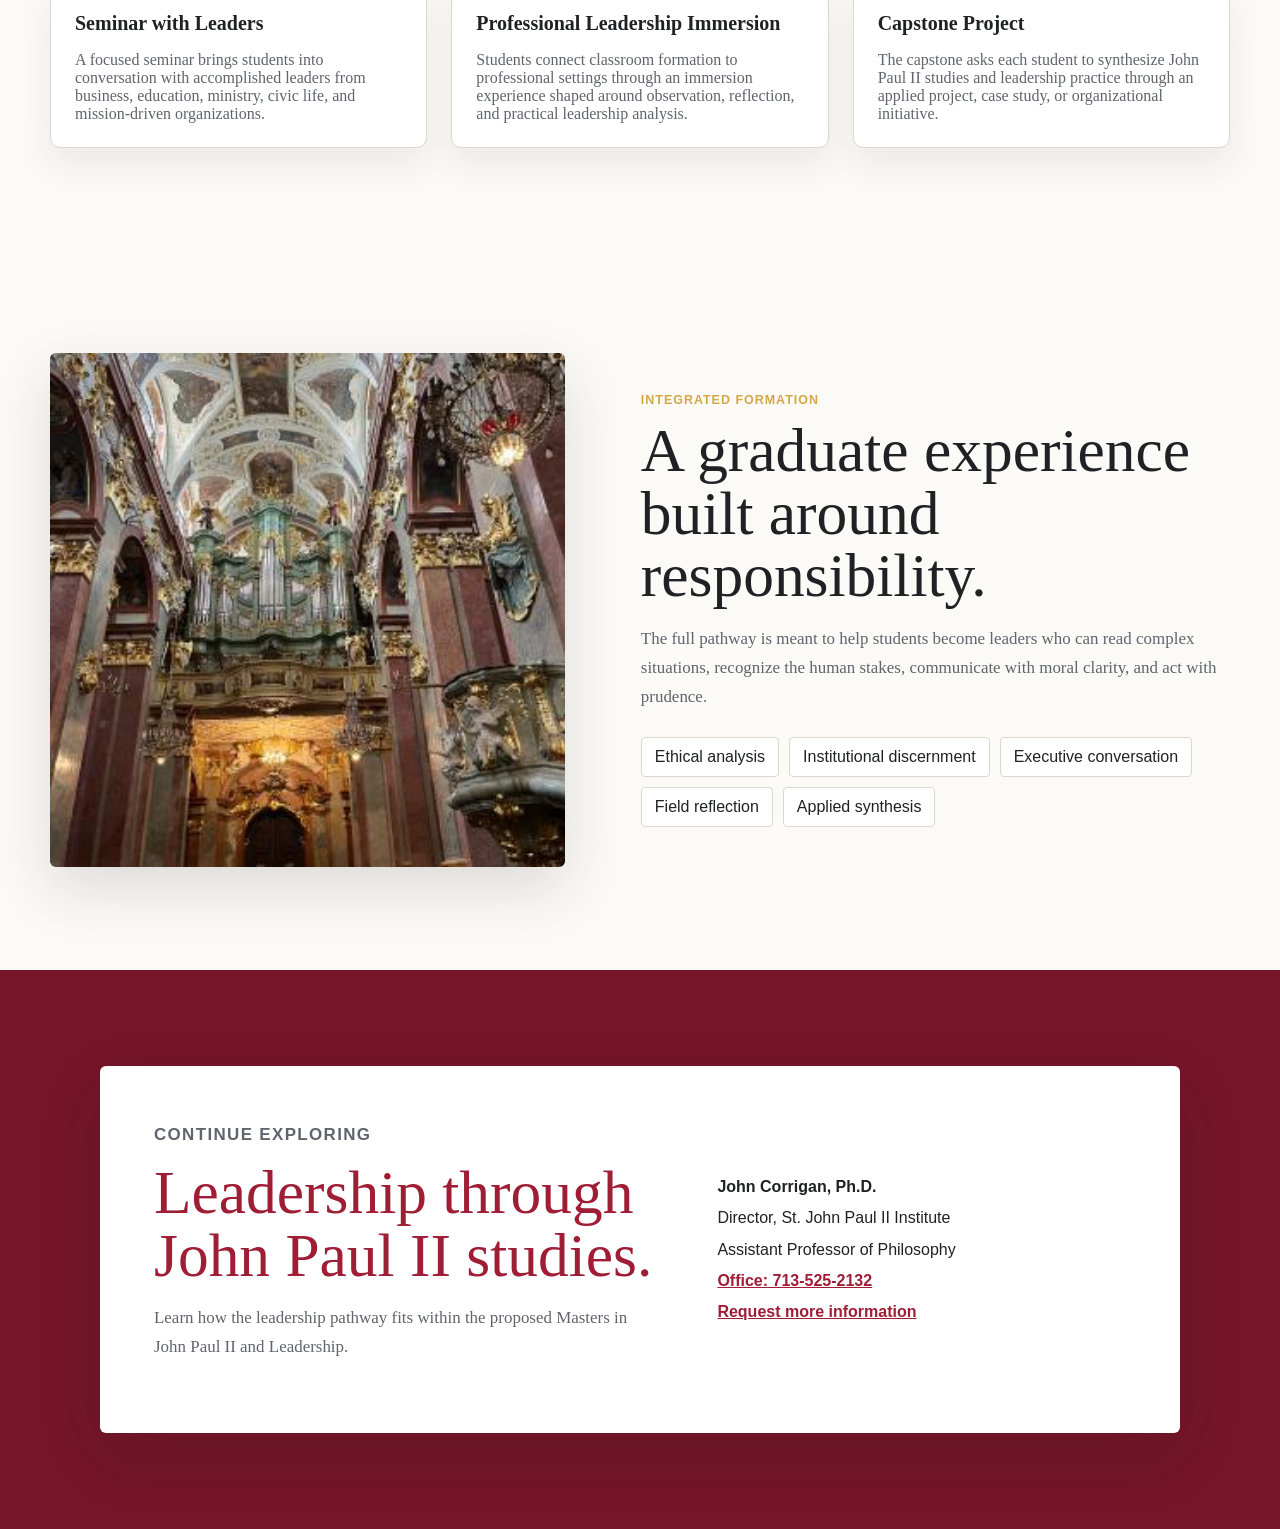
<file: leadership.html>
<!doctype html>
<html lang="en">
  <head>
    <meta charset="utf-8" />
    <meta name="viewport" content="width=device-width, initial-scale=1" />
    <title>Leadership Formation | Masters in John Paul II and Leadership</title>
    <meta
      name="description"
      content="Leadership formation pathway for the proposed Masters in John Paul II and Leadership, including seminars, immersion, and capstone work."
    />
    <link rel="stylesheet" href="styles.css" />
  </head>
  <body>
    <header class="site-header">
      <a class="brand" href="index.html" aria-label="Saint John Paul II Institute">
        <img
          src="assets/institute-logo.jpg"
          alt="University of St. Thomas Saint John Paul II Institute logo"
        />
        <span>Saint John Paul II Institute</span>
      </a>
      <nav aria-label="Primary navigation">
        <a href="index.html">Home</a>
        <a href="bios.html">Bios</a>
        <a href="testimonials.html">Testimonials</a>
        <a href="coursework.html">Course Work</a>
        <a href="leadership.html">Leadership</a>
        <a href="contact.html">Contact</a>
      </nav>
    </header>

    <main>
      <section class="hero">
        <div class="hero-media">
          <img
            src="assets/jpii-un-4.jpg"
            data-fallback="assets/jpii-un-4.jpg"
            data-label="John Paul II Leadership"
            alt="Saint John Paul II addressing leaders at the United Nations"
          />
        </div>
        <div class="hero-copy">
          <p class="eyebrow">Leadership Formation</p>
          <h1>A practical path for ethical leadership.</h1>
          <p class="lead">
            Five integrated experiences connect serious study of John Paul II with seminars,
            professional immersion, and a capstone project rooted in real responsibility.
          </p>
          <div class="hero-actions">
            <a class="button primary" href="#foundations">Explore the Path</a>
            <a class="button secondary" href="contact.html">Request Info</a>
          </div>
        </div>
      </section>

      <section class="intro-band" aria-label="Leadership pathway overview">
        <div>
          <span>
            A formation sequence for leaders who need intellectual depth, moral clarity, and
            practical judgment in institutions, businesses, ministries, schools, and civic life.
          </span>
        </div>
      </section>

      <section id="foundations" class="section split">
        <div class="section-copy">
          <p class="eyebrow">Foundations of Leadership</p>
          <h2>Leadership begins with the human person.</h2>
          <p>
            Students examine the core philosophical, theological, and ethical foundations that
            shape responsible leadership. The work begins with human dignity, vocation,
            freedom, responsibility, solidarity, and the formation of conscience.
          </p>
          <p>
            This section establishes a shared language for discerning the purpose of leadership
            before moving into organizational practice and public decision-making.
          </p>
        </div>
        <figure class="portrait-frame">
          <img
            src="assets/sjpii-portrait.jpg"
            data-fallback="assets/sjpii-portrait.jpg"
            data-label="Saint John Paul II"
            alt="Portrait artwork of Saint John Paul II"
          />
          <figcaption>Leadership formed by study, reflection, courage, and service.</figcaption>
        </figure>
      </section>

      <section class="section formation">
        <div class="image-pair" aria-label="John Paul II leadership images">
          <img
            src="assets/childhood-parish-jp2.png"
            data-fallback="assets/childhood-parish-jp2.png"
            data-label="Childhood parish"
            alt="Childhood parish of John Paul II in Poland"
          />
          <img
            src="assets/jpii-un-3.jpg"
            data-fallback="assets/jpii-un-3.jpg"
            data-label="John Paul II at the United Nations"
            alt="Saint John Paul II greeting leaders at the United Nations"
          />
        </div>
        <div class="section-copy">
          <p class="eyebrow">John Paul II as Ethical Leader</p>
          <h2>A witness to courage, culture, and public responsibility.</h2>
          <p>
            Students study John Paul II as pastor, philosopher, artist, diplomat, and global
            moral leader. His leadership offers a concrete model for integrating principle,
            personal presence, strategic patience, and service to human dignity.
          </p>
          <ul class="check-list">
            <li>Ethical decision-making under pressure</li>
            <li>Leadership through culture, language, and public witness</li>
            <li>Solidarity, freedom, and responsibility in institutional life</li>
            <li>Faith and reason as resources for professional judgment</li>
          </ul>
        </div>
      </section>

      <section class="quote-band">
        <blockquote>
          <p>
            The leadership sequence is designed to move from intellectual formation to applied
            practice, giving students a way to test ideas against real leadership challenges.
          </p>
        </blockquote>
      </section>

      <section class="section">
        <div class="section-heading">
          <p class="eyebrow">Applied Experiences</p>
          <h2>Seminars, immersion, and capstone work.</h2>
        </div>
        <div class="section-grid">
          <article class="card">
            <h3>Seminar with Leaders</h3>
            <p>
              A focused seminar brings students into conversation with accomplished leaders
              from business, education, ministry, civic life, and mission-driven organizations.
            </p>
          </article>
          <article class="card">
            <h3>Professional Leadership Immersion</h3>
            <p>
              Students connect classroom formation to professional settings through an
              immersion experience shaped around observation, reflection, and practical
              leadership analysis.
            </p>
          </article>
          <article class="card">
            <h3>Capstone Project</h3>
            <p>
              The capstone asks each student to synthesize John Paul II studies and leadership
              practice through an applied project, case study, or organizational initiative.
            </p>
          </article>
        </div>
      </section>

      <section class="section split reverse">
        <figure class="landscape-frame">
          <img
            src="assets/magnificent-churches-poland.png"
            data-fallback="assets/magnificent-churches-poland.png"
            data-label="Churches of Poland"
            alt="Ornate church interior in Poland"
          />
        </figure>
        <div class="section-copy">
          <p class="eyebrow">Integrated Formation</p>
          <h2>A graduate experience built around responsibility.</h2>
          <p>
            The full pathway is meant to help students become leaders who can read complex
            situations, recognize the human stakes, communicate with moral clarity, and act
            with prudence.
          </p>
          <div class="feature-list">
            <span>Ethical analysis</span>
            <span>Institutional discernment</span>
            <span>Executive conversation</span>
            <span>Field reflection</span>
            <span>Applied synthesis</span>
          </div>
        </div>
      </section>

      <section class="contact-section">
        <div class="contact-card">
          <div>
            <p class="eyebrow">Continue Exploring</p>
            <h2>Leadership through John Paul II studies.</h2>
            <p>
              Learn how the leadership pathway fits within the proposed Masters in John Paul II
              and Leadership.
            </p>
          </div>
          <address>
            <strong>John Corrigan, Ph.D.</strong>
            <span>Director, St. John Paul II Institute</span>
            <span>Assistant Professor of Philosophy</span>
            <a href="tel:17135252132">Office: 713-525-2132</a>
            <a href="contact.html">Request more information</a>
          </address>
        </div>
      </section>
    </main>

    <script src="scripts.js" defer></script>
  </body>
</html>
</file>
<file: styles.css>
:root {
  --ink: #202124;
  --muted: #60646c;
  --paper: #fbfaf7;
  --panel: #ffffff;
  --line: #ded8cc;
  --wine: #9f1d35;
  --wine-dark: #751529;
  --gold: #d4a747;
  --green: #4d7468;
  --blue: #315d82;
  --shadow: 0 22px 60px rgba(32, 33, 36, 0.14);
  font-family: Georgia, "Times New Roman", serif;
}

* {
  box-sizing: border-box;
}

html {
  scroll-behavior: smooth;
}

body {
  margin: 0;
  color: var(--ink);
  background: var(--paper);
}

img {
  display: block;
  max-width: 100%;
}

a {
  color: inherit;
}

.site-header {
  position: sticky;
  top: 0;
  z-index: 20;
  display: flex;
  align-items: center;
  justify-content: space-between;
  gap: 24px;
  padding: 14px clamp(18px, 4vw, 56px);
  border-bottom: 1px solid rgba(222, 216, 204, 0.8);
  background: rgba(251, 250, 247, 0.93);
  backdrop-filter: blur(14px);
}

.brand {
  display: inline-flex;
  align-items: center;
  gap: 12px;
  text-decoration: none;
  font-family: Arial, Helvetica, sans-serif;
  font-size: 0.84rem;
  font-weight: 700;
  letter-spacing: 0;
  text-transform: uppercase;
}

.brand img {
  width: 42px;
  height: 42px;
  object-fit: contain;
}

nav {
  display: flex;
  gap: clamp(12px, 2.4vw, 28px);
  font-family: Arial, Helvetica, sans-serif;
  font-size: 0.92rem;
}

nav a {
  color: var(--muted);
  text-decoration: none;
}

nav a:hover {
  color: var(--wine);
}

.hero {
  position: relative;
  min-height: 86vh;
  display: grid;
  align-items: end;
  overflow: hidden;
  background: #1c1b19;
}

.hero-media {
  position: absolute;
  inset: 0;
}

.hero-media::after {
  content: "";
  position: absolute;
  inset: 0;
  background: linear-gradient(90deg, rgba(12, 17, 22, 0.86), rgba(12, 17, 22, 0.42) 48%, rgba(12, 17, 22, 0.14));
}

.hero-media img {
  width: 100%;
  height: 100%;
  object-fit: cover;
  object-position: center;
}

.hero-copy {
  position: relative;
  width: min(760px, calc(100% - 36px));
  margin: 0 0 clamp(54px, 9vw, 110px) clamp(18px, 7vw, 92px);
  color: #fff;
}

.eyebrow {
  margin: 0 0 12px;
  color: var(--gold);
  font-family: Arial, Helvetica, sans-serif;
  font-size: 0.78rem;
  font-weight: 800;
  letter-spacing: 0.08em;
  text-transform: uppercase;
}

h1,
h2,
h3,
p {
  overflow-wrap: anywhere;
}

h1 {
  margin: 0;
  max-width: 720px;
  font-size: clamp(3rem, 7vw, 6.8rem);
  line-height: 0.95;
  font-weight: 500;
}

h2 {
  margin: 0;
  font-size: clamp(2rem, 4.8vw, 4.1rem);
  line-height: 1.02;
  font-weight: 500;
}

h3 {
  margin: 0 0 12px;
  font-size: 1.18rem;
  line-height: 1.2;
}

.lead {
  max-width: 620px;
  margin: 24px 0 0;
  font-size: clamp(1.18rem, 2.2vw, 1.55rem);
  line-height: 1.45;
  color: rgba(255, 255, 255, 0.9);
}

.hero-actions {
  display: flex;
  flex-wrap: wrap;
  gap: 12px;
  margin-top: 34px;
}

.button {
  display: inline-flex;
  align-items: center;
  justify-content: center;
  min-height: 48px;
  padding: 0 22px;
  border: 1px solid rgba(255, 255, 255, 0.42);
  border-radius: 4px;
  font-family: Arial, Helvetica, sans-serif;
  font-weight: 700;
  text-decoration: none;
}

.button.primary {
  border-color: var(--gold);
  background: var(--gold);
  color: #241b0b;
}

.button.secondary {
  color: #fff;
}

.intro-band {
  padding: 24px clamp(18px, 5vw, 72px);
  background: var(--wine);
  color: #fff;
  font-family: Arial, Helvetica, sans-serif;
}

.intro-band div {
  max-width: 1180px;
  margin: 0 auto;
  display: flex;
  align-items: baseline;
  gap: 18px;
}

.intro-band strong {
  flex: 0 0 auto;
  color: #ffe5a5;
}

.intro-band span {
  line-height: 1.55;
}

.section {
  width: min(1180px, calc(100% - 36px));
  margin: 0 auto;
  padding: clamp(64px, 8vw, 116px) 0;
}

.split,
.formation,
.mission-layout {
  display: grid;
  grid-template-columns: minmax(0, 1.03fr) minmax(280px, 0.9fr);
  align-items: center;
  gap: clamp(34px, 6vw, 76px);
}

.reverse {
  grid-template-columns: minmax(280px, 0.9fr) minmax(0, 1.03fr);
}

.section-copy p:not(.eyebrow),
.mission-points p,
.contact-card p {
  color: var(--muted);
  font-size: 1.06rem;
  line-height: 1.72;
}

.portrait-frame,
.landscape-frame {
  margin: 0;
}

.portrait-frame img,
.landscape-frame img,
.mission-layout img,
.image-pair img {
  width: 100%;
  border-radius: 6px;
  box-shadow: var(--shadow);
  background: #eee8dc;
}

.portrait-frame img {
  max-height: 560px;
  object-fit: contain;
}

.landscape-frame img {
  max-height: 520px;
  object-fit: cover;
}

figcaption {
  margin-top: 14px;
  color: var(--muted);
  font-family: Arial, Helvetica, sans-serif;
  font-size: 0.86rem;
}

.section-heading {
  max-width: 760px;
  margin-bottom: 34px;
}

.audience-grid {
  display: grid;
  grid-template-columns: repeat(4, minmax(0, 1fr));
  gap: 14px;
}

.audience-grid article {
  min-height: 190px;
  padding: 24px;
  border-top: 4px solid var(--wine);
  background: var(--panel);
  box-shadow: 0 14px 34px rgba(32, 33, 36, 0.08);
}

.audience-grid article:nth-child(2) {
  border-color: var(--blue);
}

.audience-grid article:nth-child(3) {
  border-color: var(--green);
}

.audience-grid article:nth-child(4) {
  border-color: var(--gold);
}

.audience-grid p {
  margin: 0;
  color: var(--muted);
  line-height: 1.55;
}

.formation {
  grid-template-columns: minmax(280px, 0.92fr) minmax(0, 1.08fr);
}

.image-pair {
  display: grid;
  grid-template-columns: 0.82fr 1.18fr;
  align-items: end;
  gap: 16px;
}

.image-pair img {
  object-fit: cover;
}

.image-pair img:first-child {
  aspect-ratio: 1 / 1;
}

.image-pair img:last-child {
  aspect-ratio: 4 / 3;
}

.check-list {
  display: grid;
  gap: 12px;
  margin: 26px 0 0;
  padding: 0;
  list-style: none;
  font-family: Arial, Helvetica, sans-serif;
}

.check-list li {
  padding: 14px 16px;
  border-left: 4px solid var(--gold);
  background: #fff;
}

.quote-band {
  padding: clamp(56px, 8vw, 92px) clamp(18px, 5vw, 72px);
  background: #243f5d;
  color: #fff;
}

.quote-band blockquote {
  width: min(980px, 100%);
  margin: 0 auto;
}

.quote-band p {
  margin: 0;
  font-size: clamp(1.7rem, 4vw, 3.4rem);
  line-height: 1.14;
}

.feature-list,
.campaign-grid {
  display: flex;
  flex-wrap: wrap;
  gap: 10px;
  margin-top: 26px;
  font-family: Arial, Helvetica, sans-serif;
}

.feature-list span,
.campaign-grid span {
  padding: 10px 13px;
  border: 1px solid var(--line);
  border-radius: 4px;
  background: #fff;
}

.mission {
  border-top: 1px solid var(--line);
}

.mission-layout {
  grid-template-columns: minmax(280px, 0.95fr) minmax(0, 1.05fr);
  margin-top: 28px;
}

.mission-layout img {
  max-height: 440px;
  object-fit: cover;
  object-position: center;
}

.campaign {
  display: grid;
  grid-template-columns: minmax(0, 0.95fr) minmax(280px, 1fr);
  gap: clamp(28px, 5vw, 64px);
  border-top: 1px solid var(--line);
}

.contact-section {
  padding: clamp(56px, 8vw, 96px) clamp(18px, 5vw, 72px);
  background: var(--wine-dark);
}

.contact-card {
  width: min(1080px, 100%);
  margin: 0 auto;
  display: grid;
  grid-template-columns: minmax(0, 1.1fr) minmax(280px, 0.9fr);
  gap: clamp(28px, 5vw, 64px);
  padding: clamp(28px, 5vw, 54px);
  border-radius: 6px;
  background: #fff;
  box-shadow: var(--shadow);
}

.contact-card h2 {
  color: var(--wine);
}

address {
  display: grid;
  gap: 8px;
  align-content: center;
  font-family: Arial, Helvetica, sans-serif;
  font-style: normal;
  line-height: 1.45;
}

address a {
  color: var(--wine);
  font-weight: 700;
}

@media (max-width: 920px) {
  .site-header,
  .intro-band div {
    align-items: flex-start;
    flex-direction: column;
  }

  nav {
    width: 100%;
    overflow-x: auto;
    padding-bottom: 2px;
  }

  .hero {
    min-height: 760px;
  }

  .hero-copy {
    margin-left: 18px;
  }

  .split,
  .reverse,
  .formation,
  .mission-layout,
  .campaign,
  .contact-card {
    grid-template-columns: 1fr;
  }

  .audience-grid {
    grid-template-columns: repeat(2, minmax(0, 1fr));
  }
}

@media (max-width: 580px) {
  .site-header {
    position: static;
  }

  .brand span {
    max-width: 220px;
  }

  .hero {
    min-height: 680px;
  }

  h1 {
    font-size: 3.1rem;
  }

  .audience-grid,
  .image-pair {
    grid-template-columns: 1fr;
  }

  .button {
    width: 100%;
  }

  .contact-card {
    padding: 24px;
  }
}

.section-grid {
  display: grid;
  grid-template-columns: repeat(3, minmax(0, 1fr));
  gap: 24px;
  margin-top: 34px;
}

.card {
  padding: 24px;
  border-radius: 10px;
  background: var(--panel);
  border: 1px solid var(--line);
  box-shadow: 0 16px 36px rgba(32, 33, 36, 0.08);
}

.card h3 {
  margin-top: 0;
  font-size: 1.25rem;
}

.card p {
  margin: 16px 0 0;
  color: var(--muted);
}

.card .button {
  margin-top: 20px;
}

.filter-toolbar {
  display: flex;
  flex-wrap: wrap;
  gap: 12px;
  align-items: center;
  margin: 24px 0;
}

.filter-toolbar input {
  flex: 1;
  min-width: 220px;
  padding: 14px 18px;
  border-radius: 10px;
  border: 1px solid var(--line);
  background: var(--panel);
  color: var(--ink);
}

.category-btn {
  border: 1px solid var(--line);
  background: var(--panel);
  color: var(--ink);
  padding: 12px 18px;
  border-radius: 999px;
  cursor: pointer;
}

.category-btn.active {
  background: var(--wine);
  color: #fff;
  border-color: var(--wine);
}

.accordion {
  border: 1px solid var(--line);
  border-radius: 10px;
  overflow: hidden;
  margin-bottom: 18px;
}

.accordion-toggle {
  width: 100%;
  border: 0;
  background: var(--panel);
  padding: 20px 24px;
  font-size: 1rem;
  font-weight: 700;
  text-align: left;
  cursor: pointer;
  color: var(--ink);
}

.accordion-toggle::after {
  content: '+';
  float: right;
  transition: transform 0.25s ease;
}

.accordion-toggle.active::after {
  content: '×';
}

.accordion-panel {
  max-height: 0;
  overflow: hidden;
  transition: max-height 0.28s ease;
  padding: 0 24px;
  background: #fff;
}

.accordion-panel p {
  margin: 18px 0;
  color: var(--muted);
}

.slider {
  position: relative;
  overflow: hidden;
  margin-top: 24px;
}

.slide-track {
  display: flex;
  transition: transform 0.35s ease;
}

.slide {
  min-width: 100%;
  padding: 24px;
}

.slider-control {
  position: absolute;
  top: 50%;
  transform: translateY(-50%);
  width: 46px;
  height: 46px;
  border: 0;
  border-radius: 50%;
  background: rgba(255, 255, 255, 0.95);
  color: var(--ink);
  cursor: pointer;
  box-shadow: 0 8px 18px rgba(32, 33, 36, 0.12);
}

.slider-control.prev {
  left: 16px;
}

.slider-control.next {
  right: 16px;
}

.video-panel {
  position: relative;
  overflow: hidden;
  min-height: 420px;
  border-radius: 10px;
  margin-top: 36px;
  background: #000;
}

.video-panel .video-frame {
  position: absolute;
  inset: 0;
  width: 100%;
  height: 100%;
  overflow: hidden;
}

.video-panel .video-frame iframe {
  width: 100%;
  height: 100%;
  border: 0;
}

.video-panel video {
  position: absolute;
  inset: 0;
  width: 100%;
  height: 100%;
  object-fit: cover;
  opacity: 0.65;
}

.video-panel .overlay {
  position: absolute;
  inset: 0;
  background: rgba(0, 0, 0, 0.35);
}

.video-panel .video-copy {
  position: relative;
  z-index: 1;
  display: flex;
  flex-direction: column;
  justify-content: center;
  height: 100%;
  padding: clamp(28px, 6vw, 80px);
  color: #fff;
}

.video-panel .video-copy h2 {
  max-width: 660px;
}

.video-panel .testimonial-feature {
  display: flex;
  flex-wrap: wrap;
  align-items: center;
  gap: 18px;
  margin-top: 24px;
  max-width: 760px;
}

.video-panel .testimonial-photo {
  width: 140px;
  height: 140px;
  object-fit: cover;
  border-radius: 10px;
  border: 2px solid rgba(255, 255, 255, 0.2);
  box-shadow: 0 12px 28px rgba(0, 0, 0, 0.35);
}

.video-panel .testimonial-details {
  min-width: 240px;
}

.video-panel .testimonial-details p {
  margin: 0 0 12px;
  color: rgba(255, 255, 255, 0.9);
}

.video-panel .testimonial-details .button {
  border-color: rgba(255, 255, 255, 0.65);
}

@media (max-width: 760px) {
  .video-panel .testimonial-feature {
    flex-direction: column;
    align-items: flex-start;
  }
}

.gallery-grid {
  display: grid;
  grid-template-columns: repeat(3, minmax(0, 1fr));
  gap: 18px;
  margin-top: 24px;
}

.contact-grid {
  display: grid;
  grid-template-columns: repeat(3, minmax(0, 1fr));
  gap: 18px;
  margin-top: 24px;
}

.contact-form {
  display: grid;
  gap: 18px;
  margin-top: 24px;
}

.contact-form label {
  display: grid;
  gap: 10px;
  color: var(--ink);
}

.contact-form input,
.contact-form textarea {
  width: 100%;
  padding: 14px 18px;
  border-radius: 10px;
  border: 1px solid var(--line);
  background: var(--panel);
  color: var(--ink);
}

.contact-form button {
  justify-self: start;
}

.gallery-item {
  position: relative;
  overflow: hidden;
  border-radius: 10px;
  cursor: pointer;
  box-shadow: 0 16px 36px rgba(32, 33, 36, 0.08);
}

.gallery-item img {
  width: 100%;
  height: auto;
  display: block;
}

.gallery-label {
  position: absolute;
  left: 0;
  right: 0;
  bottom: 0;
  padding: 16px;
  color: #fff;
  background: linear-gradient(180deg, transparent 0%, rgba(0, 0, 0, 0.7) 100%);
  font-weight: 700;
}

.modal {
  position: fixed;
  inset: 0;
  display: none;
  align-items: center;
  justify-content: center;
  padding: 24px;
  background: rgba(0, 0, 0, 0.8);
  z-index: 100;
}

.modal.open {
  display: flex;
}

.modal-content {
  position: relative;
  width: min(980px, 100%);
  background: #111;
  padding: 18px;
  border-radius: 14px;
}

.modal-image {
  width: 100%;
  height: auto;
  display: block;
  border-radius: 10px;
}

.modal-caption {
  margin: 18px 0 0;
  color: #fff;
}

.modal-close {
  position: absolute;
  top: 14px;
  right: 14px;
  border: 0;
  width: 34px;
  height: 34px;
  border-radius: 50%;
  background: rgba(255, 255, 255, 0.95);
  cursor: pointer;
}

@media (max-width: 920px) {
  .section-grid,
  .gallery-grid {
    grid-template-columns: repeat(2, minmax(0, 1fr));
  }
}

@media (max-width: 680px) {
  .section-grid,
  .gallery-grid,
  .filter-toolbar {
    grid-template-columns: 1fr;
  }

  .filter-toolbar {
    flex-direction: column;
    align-items: stretch;
  }

  .slider-control {
    width: 38px;
    height: 38px;
  }
}
</file>
